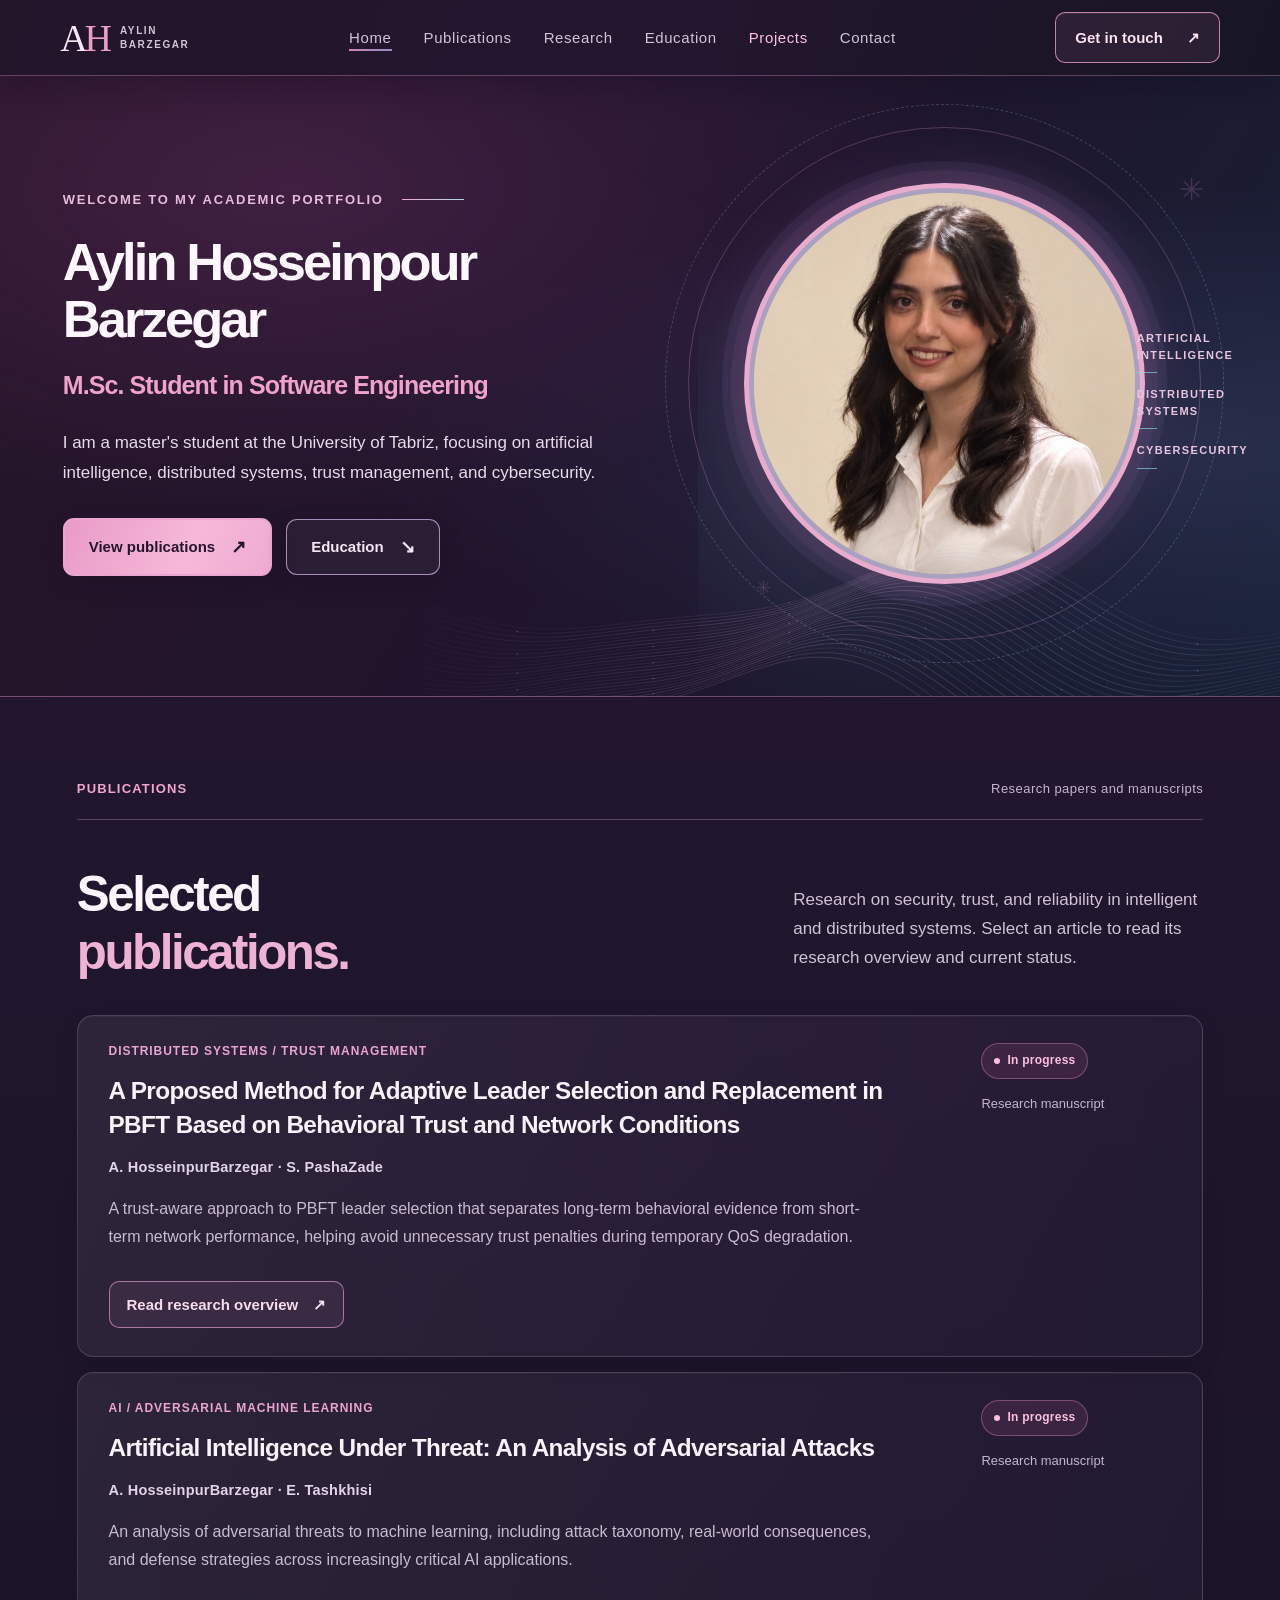
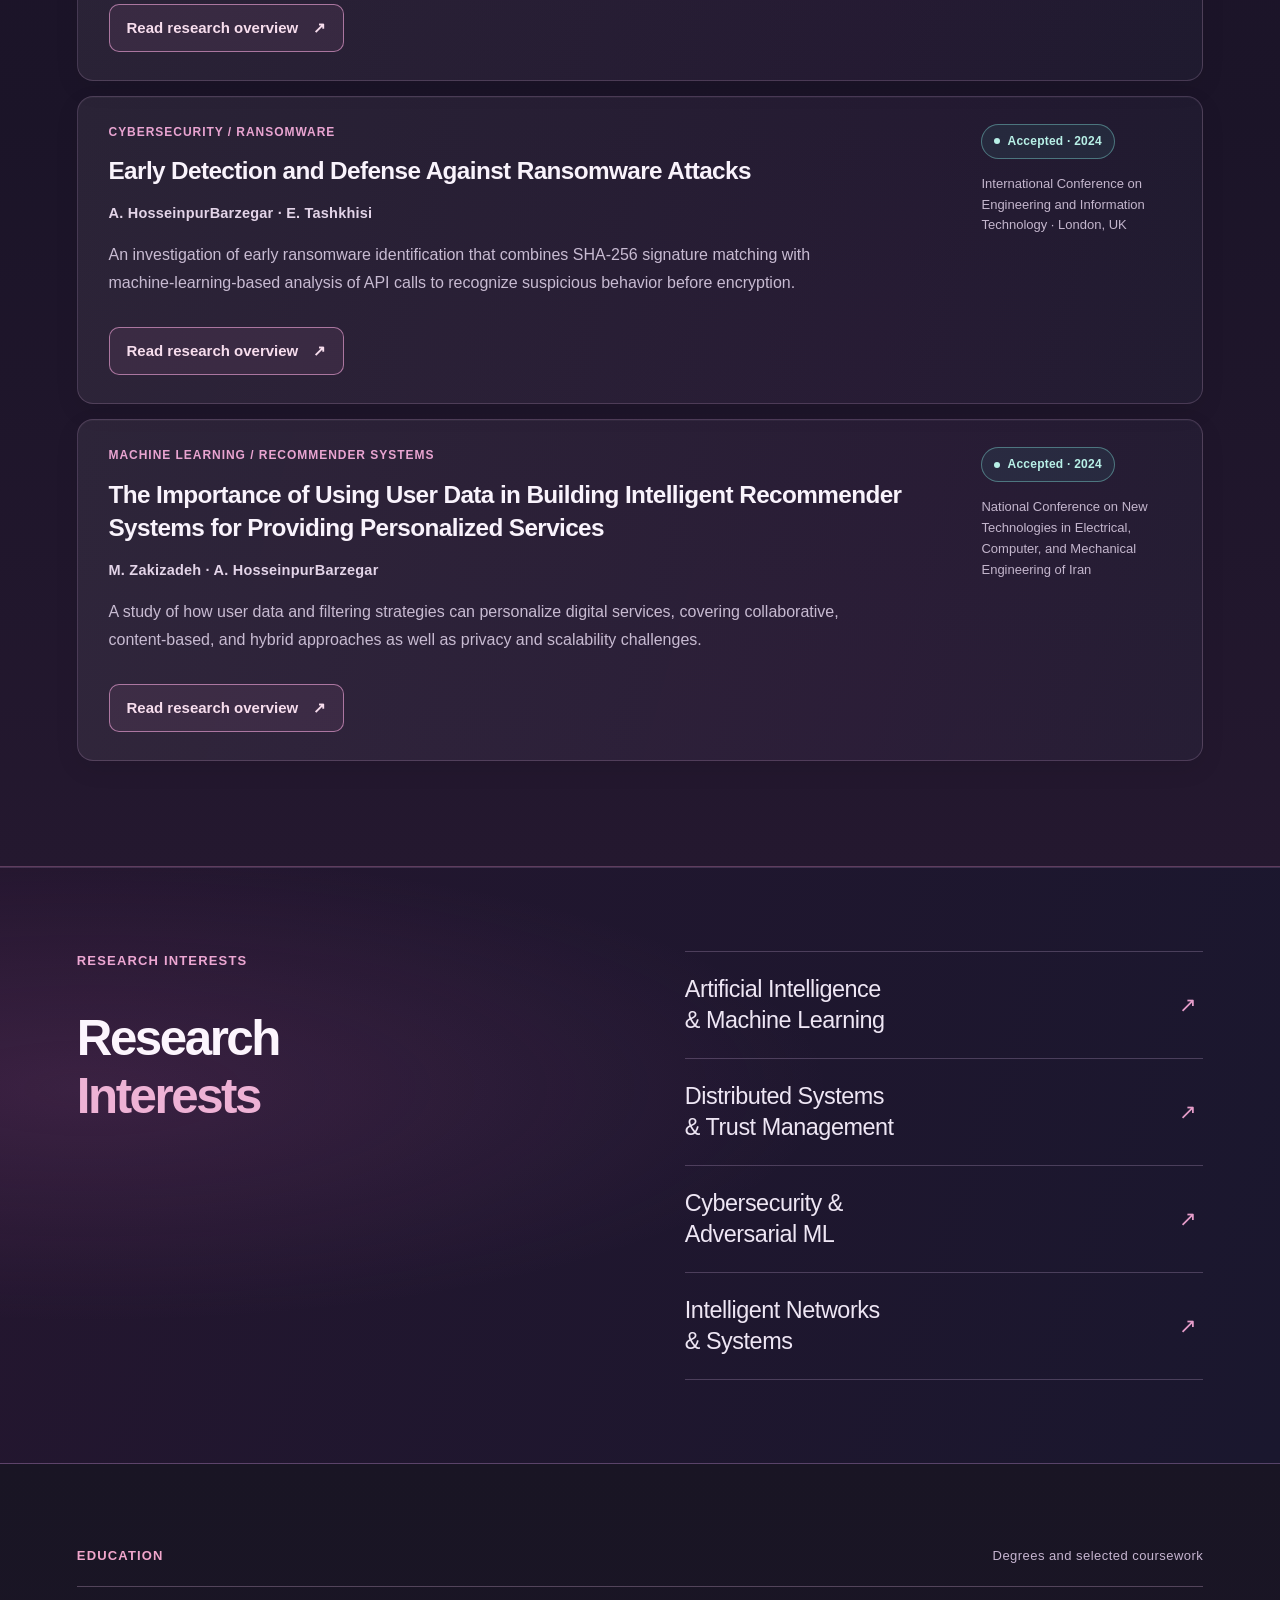
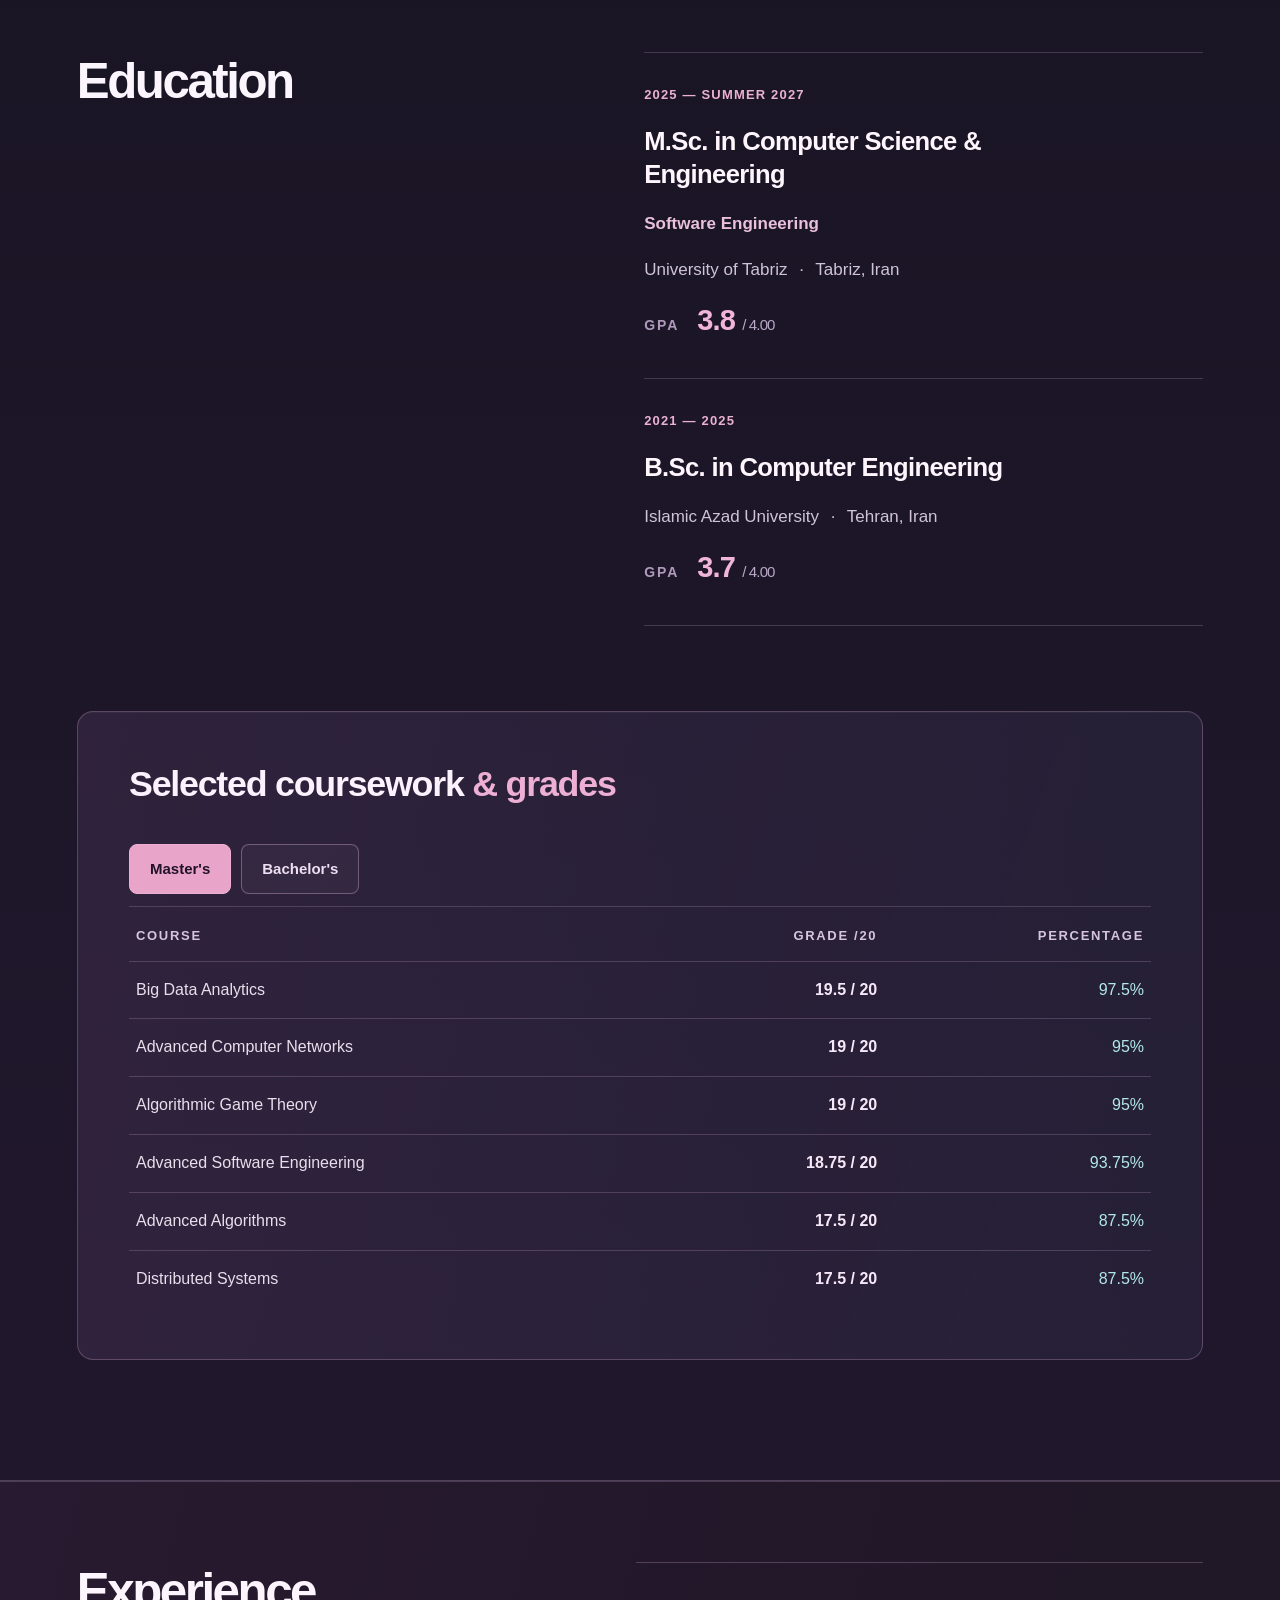
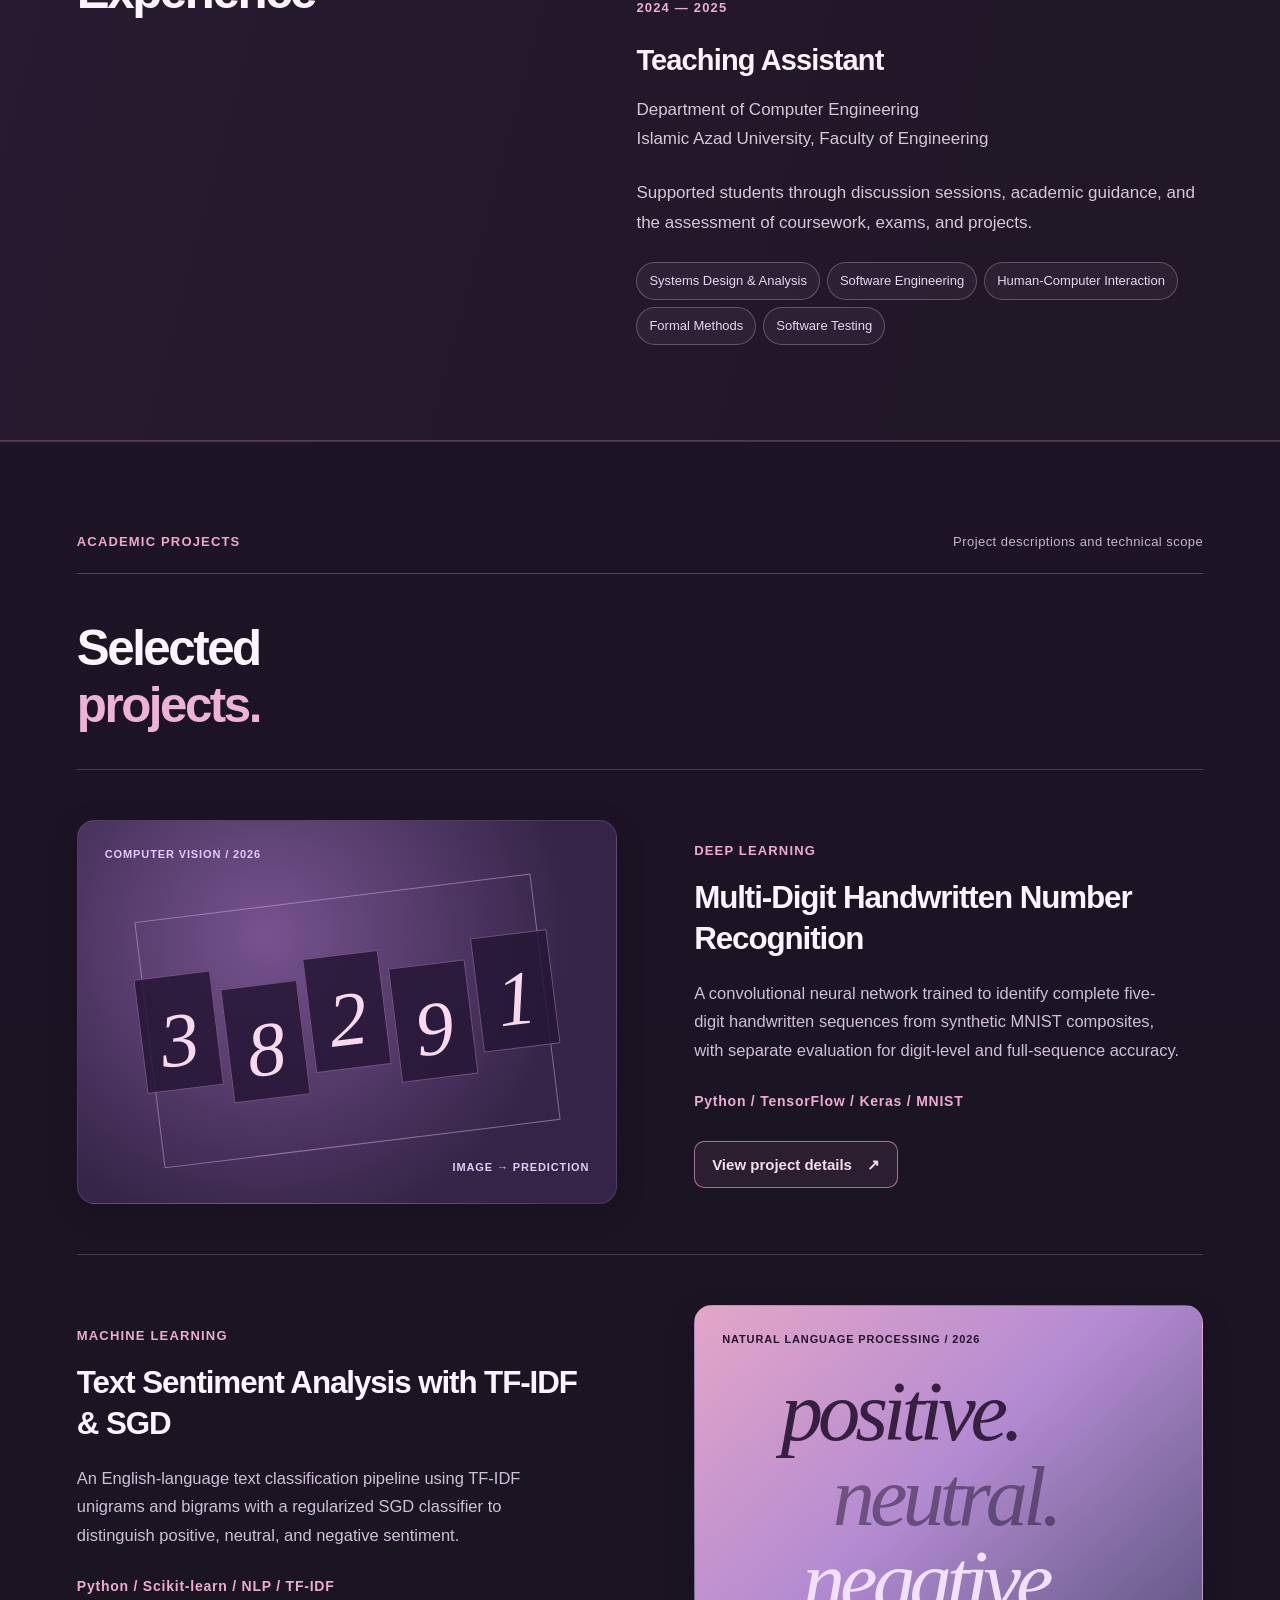
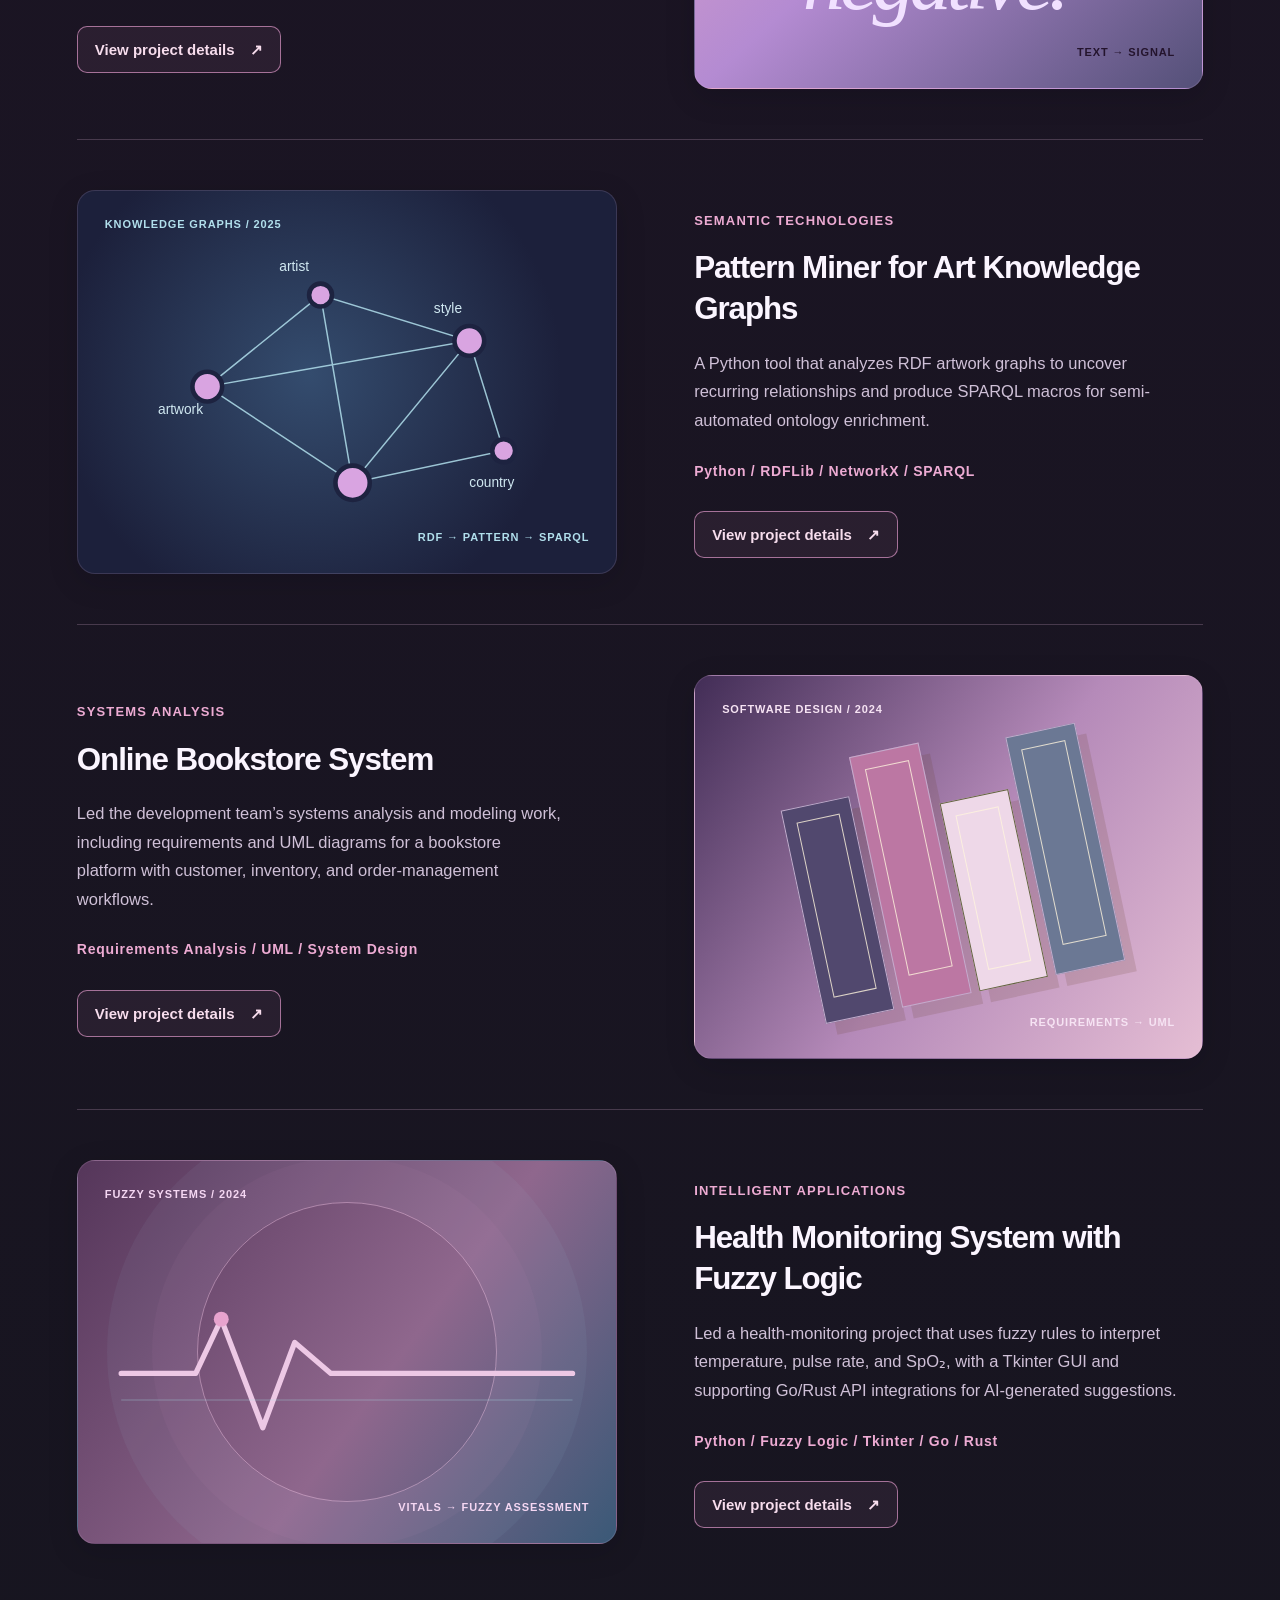
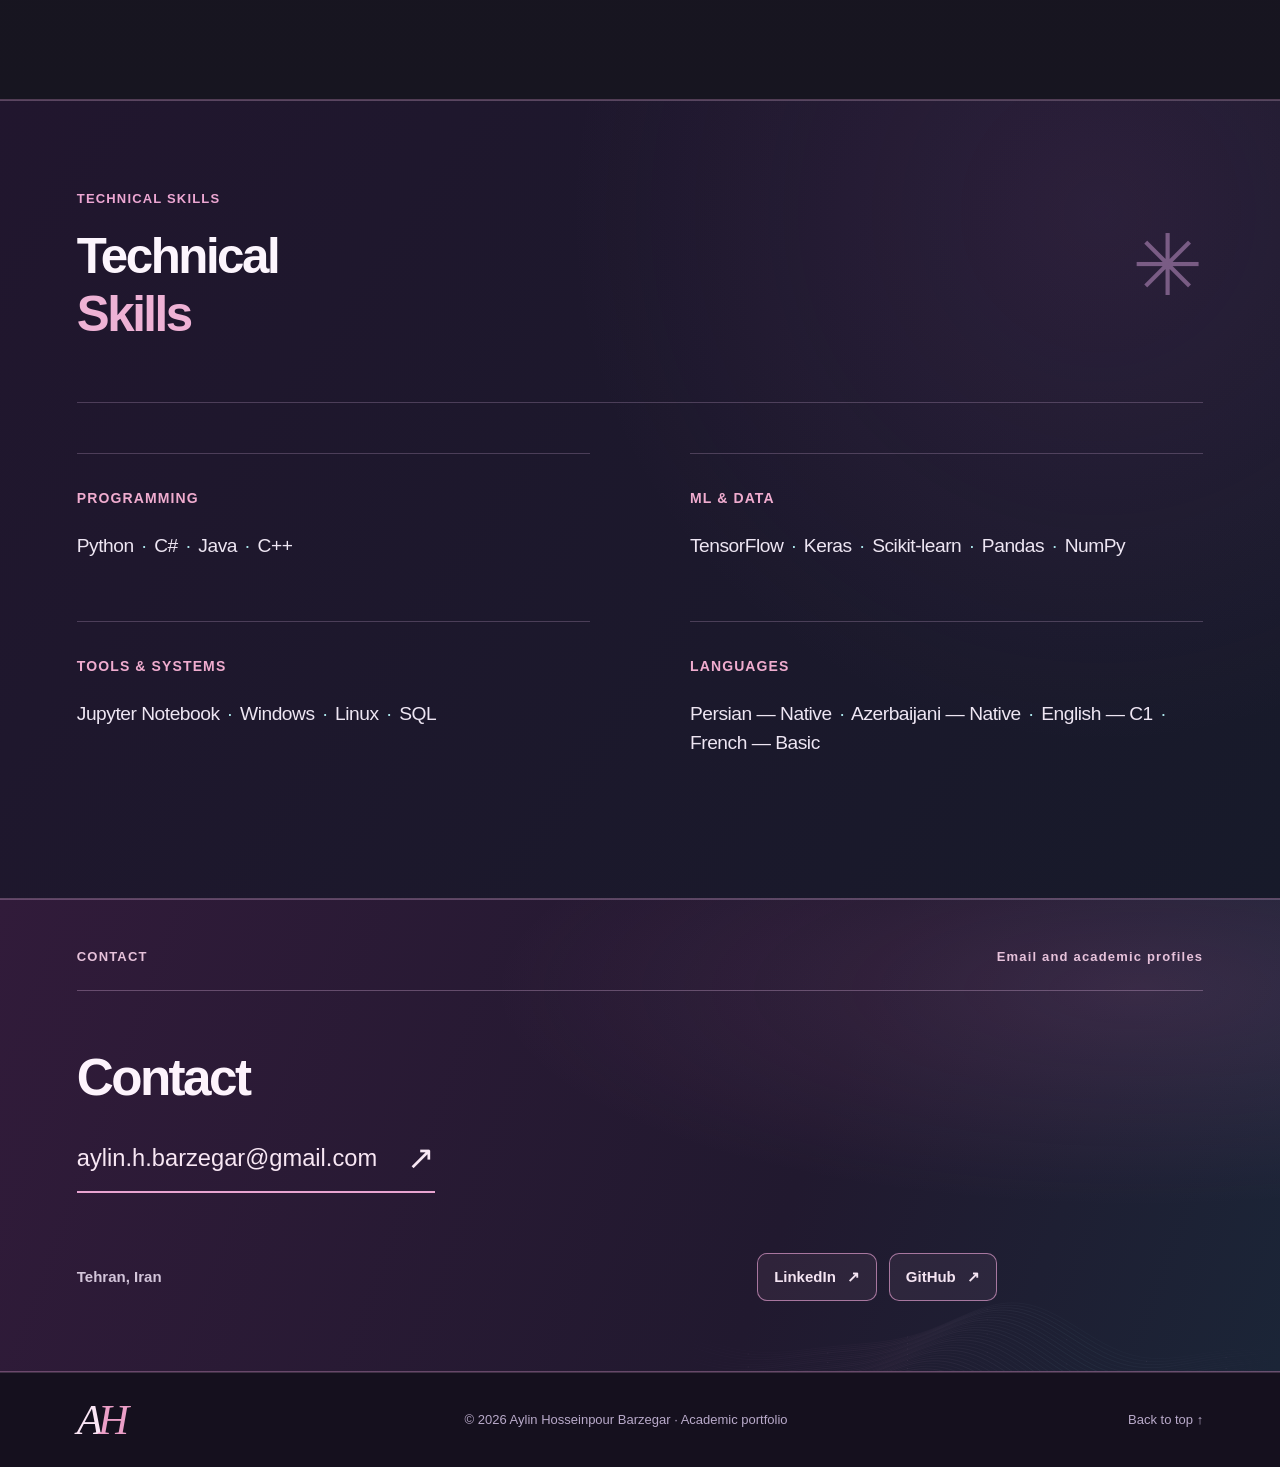
<file: Index.html>
<!DOCTYPE html>

<html lang="en">
<head>
<meta charset="utf-8"/>
<meta content="width=device-width, initial-scale=1" name="viewport"/>
<meta content="noindex, nofollow, noarchive" name="robots"/>
<meta content="noindex, nofollow, noarchive" name="googlebot"/>
<meta content="strict-origin-when-cross-origin" name="referrer"/>
<meta content="#24162f" name="theme-color"/>
<meta content="The academic portfolio of Aylin Hosseinpour Barzegar, a software engineering graduate student researching artificial intelligence, distributed systems, trust management, and cybersecurity." name="description"/>
<title>Aylin Hosseinpour Barzegar — Research &amp; Engineering</title>
<link href="[data-uri]" rel="icon" type="image/svg+xml"/>
<style>
/* Aylin Hosseinpour Barzegar | Academic Portfolio
   Readable, dependency-free styles. Responsive from desktop to mobile.
   Content: index.html | Interactions: assets/js/app.js
*/


/* ===== VARIABLES & GLOBAL RULES ===== */
:root {
  --forest: #12362f;
  --forest-2: #0c2d28;
  --paper: #f4f1ea;
  --paper-2: #ede9df;
  --ink: #25362e;
  --muted: #526158;
  --white: #fffdf8;
  --accent: #e87752;
  --accent-soft: #eac29b;
  --line: rgba(37,50,43,.22);
  --line-light: rgba(247,243,231,.22);
  --sans: Inter,"Avenir Next",Avenir,"Segoe UI",Arial,sans-serif;
  --serif: "Iowan Old Style","Baskerville","Palatino Linotype",Georgia,serif;
  --max: 1440px;
}
*,*::before,*::after {
  box-sizing: border-box;
}
html {
  scroll-behavior: smooth;
  scroll-padding-top: 90px;
}
body {
  margin: 0;
  background: var(--paper);
  color: var(--ink);
  font-family: var(--sans);
  -webkit-font-smoothing: antialiased;
  font-size: 16px;
  line-height: 1.65;
}
button,a {
  touch-action: manipulation;
}
button {
  font: inherit;
}
a {
  color: inherit;
  text-decoration: none;
}
a:focus-visible,button:focus-visible {
  outline: 3px solid var(--accent);
  outline-offset: 5px;
}
::selection {
  background: var(--accent);
  color: var(--forest);
}
[hidden] {
  display: none !important;
}
.sr-only {
  position: absolute;
  width: 1px;
  height: 1px;
  padding: 0;
  margin: -1px;
  overflow: hidden;
  clip: rect(0,0,0,0);
  white-space: nowrap;
  border: 0;
}
.skip-link {
  position: absolute;
  z-index: 1000;
  left: 10px;
  top: -100px;
  background: var(--white);
  color: var(--forest);
  padding: 12px 18px;
}
.skip-link:focus {
  top: 10px;
}

/* ===== NAVIGATION & HEADER ===== */
.site-header {
  height: 84px;
  display: flex;
  align-items: center;
  justify-content: space-between;
  padding: 0 clamp(23px,4.6vw,86px);
  background: var(--forest);
  color: var(--paper);
  position: relative;
  z-index: 30;
  border-bottom: 1px solid var(--line-light);
}
.brand {
  display: flex;
  align-items: center;
  gap: 15px;
  flex-shrink: 0;
}
.brand-mark,.footer-brand {
  font-family: var(--serif);
  font-style: italic;
  font-size: 64px;
  line-height: .85;
  letter-spacing: -7px;
}
.brand-mark span,.footer-brand span {
  color: var(--accent);
  margin-left: 1px;
}
.brand-name {
  font-size: 10px;
  line-height: 1.35;
  letter-spacing: 2.8px;
  font-weight: 700;
}
.main-nav {
  display: flex;
  align-items: center;
  gap: clamp(14px,2.2vw,38px);
  margin-left: 60px;
}
.main-nav a {
  font-size: 14px;
  letter-spacing: .04em;
  opacity: .9;
  transition: opacity .2s,color .2s;
  font-weight: 500;
}
.main-nav a:hover,.main-nav a.is-current {
  opacity: 1;
  color: var(--accent-soft);
}
.header-action {
  border: 1px solid rgba(249,243,230,.8);
  border-radius: 100px;
  padding: 12px 19px;
  display: flex;
  gap: 24px;
  font-size: 14px;
  font-weight: 600;
  white-space: nowrap;
  transition: background .2s;
  background: rgba(255,255,255,.06);
  min-height: 44px;
}
.header-action:hover {
  background: rgba(255,255,255,.1);
}
.header-action span {
  font-size: 15px;
}
.nav-toggle {
  display: none;
}

/* ===== INTRODUCTION & HERO ===== */
.hero {
  min-height: min(710px,calc(100svh - 84px));
  display: grid;
  grid-template-columns: 1fr 1fr;
  background: var(--forest);
  color: var(--paper);
}
.hero-copy {
  min-width: 0;
  padding: clamp(65px,7vw,110px) clamp(25px,4.6vw,86px) clamp(60px,6vw,85px);
  display: flex;
  flex-direction: column;
  align-items: flex-start;
  position: relative;
  z-index: 2;
  justify-content: center;
  gap: 0;
}
.hero-eyebrow,.overline,.section-id,.section-subnote,.pub-category,.degree-year,.project-count,.art-small,.art-artifact,.ta-period,.contact-top,.footer-brand {
  letter-spacing: .15em;
}
.intro-note {
  font-size: clamp(16px,1.6vw,23px);
  margin: 0 0 24px;
  font-family: var(--serif);
  font-style: normal;
  font-weight: 400;
  font: 600 12px/1.5 var(--sans);
  letter-spacing: .15em;
  text-transform: uppercase;
  color: var(--accent-soft);
}
.hero h1 {
  margin: 0;
  font-family: var(--serif);
  font-weight: 400;
  letter-spacing: -.052em;
  line-height: .91;
  font-size: clamp(72px,8.1vw,145px);
  font: 400 clamp(51px,5vw,91px)/1.06 var(--serif);
  max-width: 11ch;
  overflow-wrap: normal;
}
.hero h1 em,.section h2 em,.focus-section h2 em,.teaching-section h2 em,.skills-section h2 em,.contact-section h2 em {
  color: var(--accent);
  font-weight: 400;
  font-style: italic;
  letter-spacing: -.06em;
}
.hero-lede {
  max-width: 580px;
  font-size: clamp(16px,1.3vw,19px);
  line-height: 1.75;
  color: #e6e8df;
  margin: 28px 0 34px;
}
.hero-lede strong {
  color: var(--white);
  font-weight: 600;
}
.hero-buttons {
  display: flex;
  gap: 13px;
  align-items: center;
  flex-wrap: wrap;
}
.pill {
  display: inline-flex;
  align-items: center;
  gap: 16px;
  border-radius: 9px;
  padding: 12px 19px;
  font-size: 14px;
  font-weight: 650;
  border: 2px solid transparent;
  min-height: 48px;
  box-shadow: 0 3px 0 rgba(0,0,0,.12);
  cursor: pointer;
  transition: transform .2s ease,background .2s ease,border-color .2s ease,box-shadow .2s ease;
}
.pill-primary {
  background: #eea77e;
  color: #153b31;
  transition: background .25s,transform .25s;
}
.pill-primary:hover {
  background: #ffbf94;
  transform: translateY(-2px);
  box-shadow: 0 6px 16px rgba(0,0,0,.18);
}
.pill span {
  font-size: 18px;
}
.text-link {
  display: inline-flex;
  gap: 15px;
  align-items: center;
  border-bottom: 1px solid currentColor;
  padding-bottom: 6px;
  font-size: 12px;
  font-weight: 600;
}
.text-link-light {
  color: #e3e1d6;
}
.text-link:hover {
  color: var(--accent);
}
.hero-visual {
  min-height: 630px;
  position: relative;
  overflow: hidden;
  background: #d99b69;
  isolation: isolate;
}
.hero-visual::before {
  content: "";
  position: absolute;
  inset: 0;
  background: linear-gradient(136deg,rgba(255,232,184,.65),transparent 56%),linear-gradient(28deg,#bd654d 0%,#e4a36f 52%,#eabb86 100%);
  z-index: -3;
}
.hero-visual::after {
  content: "";
  position: absolute;
  inset: 0;
  background-image: url("data:image/svg+xml,%3Csvg viewBox='0 0 180 180' xmlns='http://www.w3.org/2000/svg'%3E%3Cfilter id='n'%3E%3CfeTurbulence type='fractalNoise' baseFrequency='.6' numOctaves='3' stitchTiles='stitch'/%3E%3C/filter%3E%3Crect width='100%25' height='100%25' filter='url(%23n)' opacity='.12'/%3E%3C/svg%3E");
  opacity: .27;
  pointer-events: none;
  z-index: 6;
}
.visual-grid {
  position: absolute;
  inset: 0;
  background-image: linear-gradient(rgba(68,48,38,.09) 1px,transparent 1px),linear-gradient(90deg,rgba(68,48,38,.09) 1px,transparent 1px);
  background-size: 64px 64px;
  mask-image: linear-gradient(to top,#000,transparent 90%);
}
.visual-disc {
  position: absolute;
  left: 18%;
  top: 15%;
  width: 80%;
  aspect-ratio: 1;
  border-radius: 50%;
  background: radial-gradient(circle at 30% 26%,#efc9a0 2%,#d59b6f 29%,#b45b44 75%,#7e382b 100%);
  border: 1px solid rgba(255,239,205,.6);
  box-shadow: -40px 50px 80px rgba(87,43,33,.25);
  transform: rotate(-15deg);
  overflow: hidden;
}
.disc-inner {
  position: absolute;
  inset: 11%;
  border-radius: 50%;
  border: 1px solid rgba(255,242,216,.45);
  box-shadow: 0 0 0 45px rgba(133,75,57,.055),0 0 0 90px rgba(133,75,57,.045);
}
.disc-line {
  position: absolute;
  width: 120%;
  height: 130%;
  border: 1px solid rgba(245,222,198,.42);
  border-radius: 50%;
  top: -20%;
}
.disc-line-a {
  left: 25%;
  transform: rotate(40deg);
}
.disc-line-b {
  right: 41%;
  transform: rotate(-23deg);
}
.visual-orbit {
  position: absolute;
  border: 1px solid rgba(87,55,46,.5);
  border-radius: 50%;
  transform: rotate(-26deg);
  z-index: 2;
  pointer-events: none;
}
.visual-orbit-one {
  width: 90%;
  height: 44%;
  left: -17%;
  top: 39%;
}
.visual-orbit-two {
  width: 108%;
  height: 60%;
  left: 13%;
  top: 24%;
  transform: rotate(30deg);
  border-color: rgba(255,239,215,.54);
}
.visual-large-text {
  position: absolute;
  left: 23%;
  top: 29%;
  font-family: var(--serif);
  font-style: italic;
  letter-spacing: -.17em;
  font-size: clamp(260px,30vw,600px);
  line-height: .9;
  color: #173b32;
  text-shadow: 16px 18px 0 rgba(234,181,125,.32);
  transform: rotate(-11deg);
  z-index: 3;
  pointer-events: none;
}
.visual-large-text span {
  color: #f2ddae;
}
.visual-cross {
  position: absolute;
  z-index: 4;
  color: #f9e5bb;
}
.visual-cross-one {
  top: 17%;
  left: 19%;
  font-size: 49px;
}
.visual-cross-two {
  bottom: 23%;
  right: 10%;
  font-size: 84px;
  color: var(--forest);
}

/* ===== SECTION HEADINGS & COMMON LAYOUT ===== */
.section {
  padding: 82px clamp(23px,6vw,115px) 105px;
  max-width: var(--max);
  margin: 0 auto;
}
.section-top {
  display: flex;
  justify-content: space-between;
  padding: 0 0 20px;
  border-bottom: 1px solid var(--line);
}
.section-id,.section-subnote {
  font-size: 12px;
  color: #526158;
  font-weight: 700;
}
.section-subnote {
  font-weight: 500;
}
.section-head {
  padding: 57px 0 43px;
}
.split-head {
  display: grid;
  grid-template-columns: 1.1fr .75fr;
  gap: 80px;
  align-items: end;
}
.overline {
  font-size: 10px;
  font-weight: 800;
  color: #b7c5b6;
  margin: 0 0 18px;
}
.accent-overline {
  color: #bc6a4c;
}
.section h2,.focus-section h2,.teaching-section h2,.skills-section h2 {
  font: 400 clamp(52px,5.7vw,83px)/1.07 var(--serif);
  letter-spacing: -.052em;
  margin: 0;
}
.section-intro {
  max-width: 410px;
  margin: 0 0 8px auto;
  font-size: 17px;
  line-height: 1.7;
  color: #4b5c51;
}

/* ===== PUBLICATIONS ===== */
.pub-list {
  border-top: 1px solid var(--line);
}
.pub-item {
  display: grid;
  grid-template-columns: 90px minmax(0,1fr) 185px;
  gap: 30px;
  padding: 34px 0 39px;
  border-bottom: 1px solid var(--line);
}
.pub-index {
  font-size: 13px;
  font-weight: 600;
  letter-spacing: .09em;
  display: flex;
  justify-content: space-between;
  padding-top: 7px;
  color: #ad6a55;
}
.pub-icon {
  font-size: 21px;
  color: #728076;
  opacity: .35;
}
.pub-category {
  color: #9c513b;
  font-size: 12px;
  font-weight: 700;
  margin: 0 0 13px;
}
.pub-body h3 {
  font: 400 clamp(26px,2.8vw,37px)/1.22 var(--serif);
  letter-spacing: -.026em;
  margin: 0 0 13px;
  max-width: 880px;
}
.pub-authors {
  font-size: 14px;
  color: #465c4b;
  font-weight: 600;
  letter-spacing: .015em;
}
.pub-summary {
  font-size: 16px;
  line-height: 1.8;
  color: #45594b;
  max-width: 770px;
  margin: 16px 0 22px;
}
.read-link,.project-more {
  border: 2px solid var(--forest);
  background: var(--forest);
  color: var(--white);
  padding: 11px 17px;
  border-bottom: 1px solid #235648;
  cursor: pointer;
  display: inline-flex;
  align-items: center;
  gap: 15px;
  font-size: 14px;
  font-weight: 650;
  padding-bottom: 6px;
  margin-top: 8px;
  transition: background .2s ease,color .2s ease,transform .2s ease;
  border-radius: 9px;
  min-height: 45px;
  box-shadow: 0 3px 0 rgba(0,0,0,.1);
}
.read-link:hover,.project-more:hover {
  gap: 15px;
  color: #fffdf8;
  background: #bf654a;
  border-color: #bf654a;
  transform: translateY(-2px);
}
.pub-meta {
  display: flex;
  flex-direction: column;
  align-items: flex-start;
  gap: 15px;
  padding-top: 1px;
  font-size: 13px;
  line-height: 1.6;
  color: #4c5a50;
}
.status {
  display: inline-flex;
  align-items: center;
  gap: 7px;
  letter-spacing: .02em;
  border-radius: 7px;
  padding: 8px 11px;
  font-size: 12px;
  font-weight: 700;
  white-space: nowrap;
}
.status-progress {
  background: #e9e1d5;
  color: #745b46;
}
.status-accepted {
  background: #dce9dc;
  color: #296149;
}
.status-dot {
  width: 6px;
  height: 6px;
  border-radius: 50%;
  background: currentColor;
}

/* ===== RESEARCH INTERESTS ===== */
.focus-section {
  background: var(--forest);
  color: var(--paper);
  display: grid;
  grid-template-columns: 1fr 1fr;
  min-height: 550px;
  padding: 83px max(clamp(23px,6vw,115px),calc((100vw - var(--max))/2 + 115px));
  gap: 7vw;
  overflow: hidden;
}
.focus-left {
  position: relative;
  display: flex;
  flex-direction: column;
}
.focus-section h2 {
  font-size: clamp(50px,5.6vw,81px);
  margin: 20px 0 20px;
}
.focus-left>p:not(.overline) {
  font-size: 15px;
  line-height: 1.9;
  color: #beccc0;
  max-width: 360px;
}
.focus-right {
  border-top: 1px solid var(--line-light);
}
.focus-row {
  display: grid;
  grid-template-columns: 32px 1fr 22px;
  gap: 14px;
  align-items: center;
  min-height: 117px;
  border-bottom: 1px solid var(--line-light);
}
.focus-row>span:first-child {
  font-size: 12px;
  color: var(--accent-soft);
  align-self: start;
  margin-top: 35px;
}
.focus-row h3 {
  font: 400 clamp(23px,2.3vw,31px)/1.26 var(--serif);
  letter-spacing: -.02em;
  margin: 0;
}
.focus-symbol {
  font-size: 21px;
  align-self: center;
  color: var(--accent);
  transition: transform .3s;
}
.focus-row:hover .focus-symbol {
  transform: translate(4px,-4px);
}

/* ===== EDUCATION ===== */
.education-section {
  padding-bottom: 120px;
}
.education-grid {
  display: grid;
  grid-template-columns: .9fr 1.1fr;
  gap: 110px;
  padding: 65px 0 85px;
}
.edu-right {
  border-top: 1px solid var(--line);
}
.degree {
  border-bottom: 1px solid var(--line);
  padding: 32px 0 40px;
  position: relative;
}
.degree-year {
  font-size: 12px;
  color: #9c513b;
  font-weight: 800;
}
.degree h3 {
  font: 400 clamp(27px,2.5vw,35px)/1.24 var(--serif);
  letter-spacing: -.025em;
  max-width: 450px;
  margin: 20px 0 9px;
}
.degree p {
  font-size: 16px;
  color: #4d5e52;
  line-height: 1.7;
}
.degree .degree-field {
  color: #234638;
  font-weight: 600;
}
.bullet-sep {
  padding: 0 7px;
}
.gpa {
  display: flex;
  align-items: baseline;
  gap: 18px;
  margin-top: 20px;
  font-size: 14px;
  color: #7d857b;
  letter-spacing: .14em;
  font-weight: 700;
}
.gpa strong {
  font: 400 35px var(--serif);
  color: var(--forest);
  letter-spacing: -.03em;
}
.gpa strong span {
  font: 400 15px var(--sans);
  color: #818980;
}

/* ===== COURSEWORK ===== */
.coursework {
  background: #e9ece6;
  padding: clamp(28px,4vw,55px);
  border: 1px solid #c8d1c7;
}
.coursework-heading {
  display: flex;
  justify-content: space-between;
  align-items: end;
  gap: 40px;
  margin-bottom: 38px;
}
.coursework-heading h3 {
  font: 400 clamp(32px,3.3vw,49px)/1.12 var(--serif);
  letter-spacing: -.035em;
  margin: 0;
}
.coursework-heading h3 span {
  font-style: italic;
  color: #b9674b;
}
.course-tabs {
  display: flex;
  gap: 10px;
  border-bottom: 1px solid #a8b8ad;
  padding-bottom: 12px;
}
.course-tab {
  cursor: pointer;
  border: 1.5px solid #b9c7ba;
  background: #fffdf8;
  color: #2f493b;
  padding: 11px 20px;
  font-weight: 650;
  font-size: 14px;
  display: flex;
  align-items: center;
  gap: 10px;
  position: relative;
  border-radius: 8px;
  min-height: 44px;
  transition: background .2s,color .2s;
}
.course-tab span {
  font-size: 10px;
  color: #b57860;
}
.course-tab.is-active {
  color: #fffdf8;
  background: var(--forest);
  border-color: var(--forest);
}
.course-tab.is-active::after {
  content: none;
  position: absolute;
  height: 2px;
  background: var(--accent);
  bottom: -1px;
  left: 0;
  right: 0;
}
.course-table {
  border-collapse: collapse;
  width: 100%;
  text-align: left;
}
.course-table thead {
  color: #405548;
  font-size: 12px;
  letter-spacing: .13em;
  text-transform: uppercase;
}
.course-table th {
  font-weight: 650;
  padding: 18px 7px 14px;
}
.course-table td {
  border-top: 1px solid #bacbbd;
  padding: 16px 7px;
  font-size: 15px;
  line-height: 1.45;
}
.course-table th:nth-child(2),.course-table th:nth-child(3),.course-table td:nth-child(2),.course-table td:nth-child(3) {
  text-align: right;
  white-space: nowrap;
}
.course-table td:nth-child(2) {
  font-weight: 700;
  color: var(--forest);
}
.course-table td:nth-child(3) {
  color: #b56e52;
}

/* ===== ACADEMIC EXPERIENCE ===== */
.teaching-section {
  padding: 80px clamp(23px,6vw,115px) 95px;
  display: grid;
  grid-template-columns: .4fr 1fr 1fr;
  gap: 50px;
  background: #e2e8e1;
}
.teaching-number {
  font: 400 54px/1 var(--serif);
  color: var(--accent);
  line-height: .8;
}
.teaching-section .overline {
  color: #b66a50;
}
.teaching-section h2 {
  font-size: clamp(50px,5.4vw,76px);
}
.teaching-details {
  border-top: 1px solid #bac0b4;
  padding-top: 22px;
}
.teaching-details .ta-period {
  font-size: 11px;
  color: #b66a50;
  font-weight: 700;
}
.teaching-details h3 {
  font: 400 33px/1.2 var(--serif);
  letter-spacing: -.03em;
  margin: 25px 0 10px;
}
.teaching-details>p {
  font-size: 15px;
  line-height: 1.75;
  color: #46594c;
}
.teaching-details .teaching-support {
  font-size: 16px;
  color: #2c4034;
  margin: 25px 0;
}
.teaching-courses {
  display: flex;
  flex-wrap: wrap;
  gap: 7px;
}
.teaching-courses span {
  border: 1px solid #b3baae;
  border-radius: 100px;
  padding: 7px 12px;
  font-size: 12px;
  color: #3a5142;
  background: rgba(255,255,255,.4);
}

/* ===== PROJECTS ===== */
.projects-section {
  padding-top: 90px;
}
.project-list {
  border-top: 1px solid var(--line);
}
.project-entry {
  display: grid;
  grid-template-columns: 1.03fr .97fr;
  gap: clamp(40px,6vw,105px);
  padding: 50px 0;
  border-bottom: 1px solid var(--line);
  align-items: center;
}
.project-entry-reverse .project-art {
  grid-column: 2;
  grid-row: 1;
}
.project-entry-reverse .project-info {
  grid-column: 1;
  grid-row: 1;
}
.project-art {
  height: clamp(295px,30vw,440px);
  position: relative;
  overflow: hidden;
  display: flex;
  align-items: center;
  justify-content: center;
  isolation: isolate;
}
.project-art .art-small,.project-art .art-artifact {
  position: absolute;
  z-index: 4;
  color: inherit;
  font-size: 9px;
  font-weight: 700;
}
.art-small {
  top: 25px;
  left: 27px;
}
.art-artifact {
  bottom: 27px;
  right: 27px;
}
.project-info .project-count {
  color: #9c513b;
  font-size: 12px;
  font-weight: 700;
}
.project-info h3 {
  font: 400 clamp(32px,3.4vw,48px)/1.16 var(--serif);
  letter-spacing: -.035em;
  margin: 14px 0 19px;
  max-width: 510px;
}
.project-info>p:not(.project-tech) {
  font-size: 16px;
  line-height: 1.8;
  color: #435747;
  max-width: 485px;
}
.project-info .project-tech {
  font-size: 13px;
  letter-spacing: .055em;
  font-weight: 700;
  color: #93513c;
  margin: 25px 0 18px;
}
.project-more {
  margin-top: 10px;
}
.art-digits {
  background: #d8d8c3;
  color: #304b3b;
}
.art-digits::before {
  content: "";
  position: absolute;
  width: 74%;
  height: 65%;
  border: 1px solid #718475;
  transform: rotate(-7deg);
  left: 13%;
  top: 20%;
}
.digits-art {
  display: flex;
  align-items: center;
  justify-content: center;
  gap: 8px;
  z-index: 2;
  transform: rotate(-7deg);
}
.digits-art span {
  display: grid;
  place-items: center;
  font-family: var(--serif);
  font-style: italic;
  font-size: clamp(50px,6vw,93px);
  background: var(--forest);
  color: #f0dfbb;
  width: clamp(57px,6vw,85px);
  height: clamp(85px,9vw,136px);
  border: 1px solid #516f61;
}
.digits-art span:nth-child(even) {
  transform: translateY(20px);
}
.art-sentiment {
  background: #eac7ae;
  color: #563b32;
}
.sentiment-typography {
  font: italic 400 clamp(52px,6.6vw,93px)/1 var(--serif);
  letter-spacing: -.06em;
  display: flex;
  flex-direction: column;
  position: relative;
  left: -15px;
}
.sentiment-typography span:first-child {
  color: #1f4c3b;
  transform: translateX(-22px);
}
.sentiment-typography span:nth-child(2) {
  opacity: .5;
  transform: translateX(30px);
}
.sentiment-typography span:last-child {
  color: #a64e42;
}
.art-graph {
  background: #12362f;
  color: #d6e3d3;
}
.art-graph svg {
  width: 85%;
  max-height: 80%;
}
.art-books {
  background: #dfc999;
  color: #493f35;
}
.books-art {
  display: flex;
  gap: 8px;
  align-items: flex-end;
  transform: rotate(-12deg);
}
.books-art span {
  display: block;
  width: clamp(58px,5.5vw,85px);
  height: clamp(150px,17vw,240px);
  background: #245345;
  box-shadow: 9px 13px 0 rgba(98,66,39,.16);
  border: 1px solid #eee1bd;
}
.books-art span:nth-child(2) {
  height: clamp(180px,20vw,265px);
  background: #8e4936;
}
.books-art span:nth-child(3) {
  height: clamp(133px,15vw,205px);
  background: #f0e2bb;
  border-color: #656442;
}
.books-art span:nth-child(4) {
  height: clamp(167px,19vw,253px);
  background: #b7754c;
}
.books-art span::after {
  content: "";
  display: block;
  border: 1px solid rgba(255,245,222,.8);
  height: 83%;
  margin: 14px 12px;
}
.art-health {
  background: #bb7256;
  color: #fff5df;
}
.art-health::before {
  content: "";
  position: absolute;
  width: 300px;
  height: 300px;
  border: 1px solid rgba(255,242,217,.5);
  border-radius: 50%;
  box-shadow: 0 0 0 45px rgba(255,242,217,.07),0 0 0 90px rgba(255,242,217,.06);
}
.art-health svg {
  position: relative;
  width: 85%;
  z-index: 2;
}

/* ===== TECHNICAL SKILLS ===== */
.skills-section {
  padding: 88px clamp(23px,6vw,115px) 70px;
  background: var(--forest);
  color: var(--paper);
}
.skills-head {
  display: flex;
  justify-content: space-between;
  align-items: center;
  padding-bottom: 60px;
  border-bottom: 1px solid var(--line-light);
}
.skills-section h2 {
  font-size: clamp(53px,5.7vw,80px);
}
.skills-star {
  font-size: 85px;
  line-height: 1;
  color: var(--accent);
  opacity: .6;
}
.skills-categories {
  display: grid;
  grid-template-columns: 1fr 1fr;
  gap: 40px 100px;
  padding: 50px 0;
}
.skill-category {
  border-top: 1px solid var(--line-light);
  padding-top: 19px;
}
.skill-category h3 {
  font-size: 13px;
  font-weight: 700;
  letter-spacing: .12em;
  text-transform: uppercase;
  color: #efaa86;
}
.skill-category p {
  font: 400 clamp(20px,1.9vw,26px)/1.58 var(--serif);
  letter-spacing: -.025em;
  color: #f3f1e9;
  margin: 20px 0;
}
.skill-category p span {
  color: var(--accent);
  padding: 0 3px;
}

/* ===== CONTACT ===== */
.contact-section {
  background: #dfb696;
  color: var(--forest);
  padding: 47px clamp(23px,6vw,115px) 70px;
  position: relative;
  overflow: hidden;
}
.contact-top {
  display: flex;
  justify-content: space-between;
  font-size: 12px;
  font-weight: 800;
  border-bottom: 1px solid rgba(27,65,48,.35);
  padding-bottom: 23px;
  position: relative;
  z-index: 2;
}
.contact-body {
  padding-top: 57px;
  position: relative;
  z-index: 2;
}
.contact-section h2 {
  font: 400 clamp(56px,7vw,105px)/1.1 var(--serif);
  letter-spacing: -.045em;
  margin: 0 0 27px;
}
.contact-section h2 em {
  color: #a54837;
}
.contact-email {
  display: inline-flex;
  align-items: center;
  gap: 30px;
  border-bottom: 2px solid var(--forest);
  font-size: clamp(17px,2vw,27px);
  font-weight: 500;
  padding-bottom: 10px;
  line-height: 1.4;
  text-underline-offset: 6px;
}
.contact-email span {
  font-size: 33px;
}
.contact-bottom {
  display: flex;
  justify-content: space-between;
  max-width: 920px;
  margin-top: 60px;
  font-size: 15px;
  font-weight: 600;
  align-items: center;
  gap: 15px;
}
.contact-bottom a {
  border-bottom: 1px solid var(--forest);
  padding-bottom: 6px;
  border: 2px solid var(--forest);
  padding: 10px 18px;
  background: rgba(255,255,255,.3);
  border-radius: 8px;
  min-height: 44px;
  display: inline-flex;
  align-items: center;
  gap: 7px;
  font-size: 14px;
  transition: background .2s ease,color .2s ease,transform .2s ease;
}
.contact-bottom a span {
  margin-left: 4px;
}

/* ===== FOOTER ===== */
.site-footer {
  background: #102c27;
  color: #cdd9cd;
  display: flex;
  align-items: center;
  justify-content: space-between;
  padding: 23px clamp(23px,6vw,115px);
  gap: 20px;
}
.site-footer .footer-brand {
  font-size: 43px;
  letter-spacing: -5px;
}
.site-footer p,.site-footer>a:last-child {
  font-size: 13px;
}
.site-footer>a:last-child:hover {
  color: var(--accent);
}

/* ===== DIALOG & INTERACTIONS ===== */
.detail-dialog {
  border: none;
  padding: 0;
  max-width: min(660px,calc(100vw - 30px));
  max-height: min(87vh,850px);
  width: 100%;
  border-radius: 2px;
  background: var(--paper);
  color: var(--forest);
  box-shadow: 0 20px 90px rgba(0,0,0,.28);
}
.detail-dialog::backdrop {
  background: rgba(10,30,25,.77);
  backdrop-filter: blur(6px);
}
.dialog-head {
  display: flex;
  align-items: center;
  justify-content: space-between;
  padding: 24px 33px;
  border-bottom: 1px solid var(--line);
  background: var(--paper);
  position: sticky;
  top: 0;
  z-index: 3;
}
.dialog-tag {
  font-size: 11px;
  font-weight: 800;
  letter-spacing: .14em;
  color: #bc6c4e;
}
.dialog-close {
  background: #e5e9e1;
  border: 1px solid var(--line);
  width: 44px;
  height: 44px;
  border-radius: 50%;
  cursor: pointer;
  font-size: 17px;
}
.dialog-close:hover {
  background: #e6ddd1;
}
.dialog-scroll {
  overflow-y: auto;
  padding: 28px clamp(22px,5vw,45px) 45px;
  max-height: calc(87vh - 85px);
}
.dialog-scroll h2 {
  font: 400 clamp(30px,3.7vw,46px)/1.18 var(--serif);
  letter-spacing: -.045em;
  margin: 0 0 20px;
}
.dialog-scroll h3 {
  font-size: 13px;
  letter-spacing: .12em;
  text-transform: uppercase;
  margin: 26px 0 12px;
  color: #ad5e45;
  font-weight: 700;
}
.dialog-scroll p {
  font-size: 16px;
  line-height: 1.8;
  color: #415748;
}
.dialog-scroll .dialog-subtitle {
  font-weight: 700;
  color: #a9674e;
  font-size: 14px;
}
.dialog-scroll ul {
  padding-left: 19px;
  color: #415748;
  font-size: 15px;
  line-height: 1.78;
}
.dialog-scroll li {
  margin-bottom: 6px;
}
.dialog-scroll .dialog-note {
  border-top: 1px solid var(--line);
  margin-top: 25px;
  padding-top: 17px;
  font-size: 13px;
  font-style: italic;
}
.reveal {
  opacity: 1;
  transform: none;
  transition: opacity .6s ease,transform .6s ease;
}
.reveal.is-visible {
  opacity: 1;
  transform: none;
}

/* ===== @media (max-width:1150px) ===== */
@media (max-width:1150px) {
  .site-header {
    padding: 0 35px;
  }
  .main-nav {
    margin-left: 15px;
    gap: 18px;
  }
  .hero-copy {
    padding-left: 45px;
    padding-right: 38px;
  }
  .hero h1 {
    font-size: clamp(52px,6.7vw,76px);
  }
  .hero-visual {
    min-height: 575px;
  }
  .section,.teaching-section,.skills-section,.contact-section {
    padding-left: 55px;
    padding-right: 55px;
  }
  .focus-section {
    padding-left: 55px;
    padding-right: 55px;
  }
  .teaching-section {
    grid-template-columns: 130px 1fr 1fr;
    gap: 25px;
  }
  .pub-item {
    grid-template-columns: 62px 1fr 150px;
    gap: 18px;
  }
}

/* ===== @media (max-width:850px) ===== */
@media (max-width:850px) {
  .site-header {
    height: 72px;
  }
  .header-action {
    display: none;
  }
  .nav-toggle {
    display: flex;
    flex-direction: column;
    justify-content: center;
    gap: 6px;
    border: 1px solid var(--line-light);
    border-radius: 50%;
    background: transparent;
    width: 42px;
    height: 42px;
    align-items: center;
    cursor: pointer;
  }
  .nav-toggle span {
    width: 17px;
    height: 1px;
    background: var(--paper);
    transition: transform .25s;
  }
  .nav-toggle[aria-expanded=true] span:first-child {
    transform: translateY(3.5px) rotate(45deg);
  }
  .nav-toggle[aria-expanded=true] span:last-child {
    transform: translateY(-3.5px) rotate(-45deg);
  }
  .main-nav {
    display: none;
    position: absolute;
    top: 72px;
    left: 0;
    right: 0;
    background: var(--forest);
    padding: 16px 30px 30px;
    margin: 0;
    border-bottom: 1px solid var(--line-light);
    box-shadow: 0 15px 20px rgba(0,0,0,.16);
  }
  .main-nav.is-open {
    display: flex;
    flex-direction: column;
    align-items: flex-start;
    gap: 0;
  }
  .main-nav a {
    font-size: 17px;
    width: 100%;
    padding: 13px 0;
    border-bottom: 1px solid var(--line-light);
  }
  .hero {
    grid-template-columns: 1fr;
    min-height: auto;
  }
  .hero-copy {
    min-height: auto;
    padding: 72px 45px 76px;
  }
  .hero h1 {
    font-size: clamp(52px,9.5vw,78px);
  }
  .hero-visual {
    min-height: 390px;
    max-height: 500px;
  }
  .visual-large-text {
    font-size: 500px;
    left: 28%;
    top: 19%;
  }
  .visual-disc {
    width: 67%;
    left: 24%;
    top: 2%;
  }
  .split-head {
    gap: 25px;
    grid-template-columns: 1fr 1fr;
  }
  .pub-item {
    grid-template-columns: 50px 1fr;
    gap: 12px;
  }
  .pub-meta {
    grid-column: 2;
    flex-direction: row;
    align-items: center;
    gap: 20px;
    flex-wrap: wrap;
  }
  .focus-section {
    grid-template-columns: 1fr;
    gap: 60px;
    min-height: 0;
  }
  .focus-left>p:not(.overline) {
    max-width: 550px;
  }
  .education-grid {
    grid-template-columns: 1fr;
    gap: 35px;
  }
  .teaching-section {
    grid-template-columns: 1fr 1fr;
  }
  .teaching-number {
    grid-column: 1/-1;
  }
  .teaching-details {
    padding-top: 35px;
  }
  .project-entry {
    grid-template-columns: 1fr 1fr;
    gap: 30px;
  }
  .project-art {
    height: 320px;
  }
  .project-info h3 {
    font-size: 43px;
  }
  .skills-categories {
    gap: 30px;
  }
}

/* ===== @media (max-width:600px) ===== */
@media (max-width:600px) {
  html {
    scroll-padding-top: 75px;
  }
  .site-header {
    padding: 0 21px;
  }
  .brand-mark {
    font-size: 54px;
  }
  .brand-name {
    font-size: 9px;
  }
  .hero-copy {
    padding: 61px 25px 70px;
    min-height: auto;
  }
  .intro-note {
    margin-top: 58px;
    margin: 0 0 18px;
    font-size: 11px;
  }
  .hero h1 {
    font-size: clamp(47px,10vw,64px);
    letter-spacing: -.055em;
  }
  .hero-lede {
    font-size: 16px;
    line-height: 1.75;
  }
  .hero-buttons {
    gap: 20px;
  }
  .hero-visual {
    min-height: 330px;
    height: 350px;
  }
  .visual-disc {
    width: 85%;
    left: 20%;
    top: 5%;
  }
  .visual-large-text {
    font-size: 340px;
    top: 20%;
    left: 21%;
  }
  .visual-cross-one {
    font-size: 30px;
  }
  .visual-cross-two {
    font-size: 50px;
  }
  .section {
    padding: 61px 25px 77px;
  }
  .section-top {
    gap: 12px;
    padding-bottom: 21px;
  }
  .section-id,.section-subnote {
    font-size: 11px;
  }
  .section-subnote {
    text-align: right;
  }
  .section-head {
    padding: 55px 0 30px;
  }
  .split-head {
    display: block;
  }
  .section h2,.focus-section h2,.skills-section h2 {
    font-size: clamp(44px,10vw,60px);
  }
  .section-intro {
    margin: 25px 0 0;
    font-size: 16px;
    max-width: 450px;
  }
  .pub-item {
    display: block;
    padding: 30px 0;
  }
  .pub-index {
    display: block;
    margin-bottom: 14px;
  }
  .pub-icon {
    display: none;
  }
  .pub-body h3 {
    font-size: clamp(26px,6.7vw,33px);
  }
  .pub-category {
    font-size: 11px;
  }
  .pub-summary {
    font-size: 16px;
  }
  .pub-meta {
    padding-top: 22px;
    flex-wrap: wrap;
    display: flex;
    font-size: 12px;
  }
  .pub-meta>span:last-child {
    max-width: 100%;
  }
  .focus-section {
    padding: 70px 25px 73px;
    gap: 35px;
  }
  .focus-section h2 {
    margin: 25px 0;
  }
  .focus-row {
    min-height: 119px;
  }
  .focus-row h3 {
    font-size: 25px;
  }
  .education-grid {
    padding: 50px 0 65px;
    gap: 30px;
  }
  .degree h3 {
    font-size: 29px;
  }
  .coursework {
    padding: 23px 15px;
  }
  .coursework-heading {
    display: block;
    margin-bottom: 20px;
  }
  .coursework-heading h3 {
    font-size: clamp(30px,8vw,40px);
  }
  .course-table th,.course-table td {
    font-size: 12px;
    padding: 13px 6px;
  }
  .course-table th {
    font-size: 11px;
  }
  .course-table td:first-child {
    width: 57%;
  }
  .course-table th:nth-child(2),.course-table td:nth-child(2) {
    width: 23%;
  }
  .course-table th:nth-child(3),.course-table td:nth-child(3) {
    width: 20%;
  }
  .course-tab {
    font-size: 13px;
  }
  .teaching-section {
    display: block;
    padding: 61px 25px 72px;
  }
  .teaching-number {
    margin-bottom: 45px;
  }
  .teaching-section h2 {
    font-size: 54px;
    margin-bottom: 32px;
  }
  .project-entry,.project-entry-reverse {
    display: flex;
    flex-direction: column;
    gap: 28px;
    align-items: stretch;
    padding: 35px 0 45px;
  }
  .project-art {
    width: 100%;
    height: 300px;
  }
  .project-info h3 {
    font-size: clamp(31px,8.3vw,41px);
  }
  .project-info>p:not(.project-tech) {
    font-size: 16px;
  }
  .art-digits .digits-art span {
    font-size: 54px;
    width: 51px;
    height: 89px;
  }
  .sentiment-typography {
    font-size: 60px;
  }
  .skills-section {
    padding: 70px 25px 53px;
  }
  .skills-head {
    padding-bottom: 35px;
  }
  .skills-star {
    font-size: 70px;
  }
  .skills-categories {
    display: block;
    padding: 20px 0;
  }
  .skill-category {
    margin-bottom: 30px;
  }
  .skill-category p {
    font-size: 22px;
  }
  .contact-section {
    padding: 35px 25px 54px;
  }
  .contact-top {
    gap: 25px;
    font-size: 9px;
  }
  .contact-top span:last-child {
    text-align: right;
  }
  .contact-body {
    padding-top: 75px;
  }
  .contact-section h2 {
    font-size: clamp(54px,12vw,70px);
    margin-top: 6px;
    margin: 0 0 22px;
  }
  .contact-email {
    font-size: clamp(16px,4.2vw,21px);
    gap: 10px;
  }
  .contact-email span {
    font-size: 24px;
  }
  .contact-bottom {
    margin-top: 52px;
    align-items: flex-start;
    flex-direction: column;
    gap: 22px;
  }
  .site-footer {
    padding: 25px;
    gap: 15px;
  }
  .site-footer p {
    line-height: 1.5;
    font-size: 12px;
  }
  .site-footer>a:last-child {
    font-size: 10px;
    white-space: nowrap;
  }
}

/* ===== @media (max-width:365px) ===== */
@media (max-width:365px) {
  .hero h1 {
    font-size: 43px;
  }
  .hero-copy {
    padding-left: 20px;
    padding-right: 20px;
  }
  .hero-buttons {
    gap: 18px;
  }
  .pill {
    padding: 11px 13px;
    font-size: 13px;
    gap: 8px;
  }
  .text-link {
    font-size: 11px;
  }
  .visual-large-text {
    font-size: 290px;
  }
  .course-table td {
    font-size: 10px;
  }
  .course-table th {
    font-size: 8px;
  }
}

/* ===== @media (prefers-reduced-motion:reduce) ===== */
@media (prefers-reduced-motion:reduce) {
  html {
    scroll-behavior: auto;
  }
  *,*::before,*::after {
    animation-duration: .01ms !important;
    transition-duration: .01ms !important;
  }
  .reveal {
    opacity: 1;
    transform: none;
  }
}

/* ===== @media print ===== */
@media print {
  .site-header,.hero-visual,.nav-toggle,.header-action,.project-art,.read-link,.project-more,.contact-section,.site-footer,.detail-dialog {
    display: none !important;
  }
  .hero {
    display: block;
    color: #111;
    background: white;
    min-height: auto;
  }
  .hero-copy {
    padding: 15px;
    min-height: auto;
  }
  .hero h1 {
    font-size: 60px;
  }
  .hero-lede {
    color: #333;
  }
  .hero-buttons,.hero-foot,.hero-eyebrow {
    display: none;
  }
  .about-band,.section,.focus-section,.skills-section,.teaching-section {
    display: block;
    padding: 15px;
    background: #fff;
    color: #111;
  }
  .pub-item,.project-entry {
    display: block;
    break-inside: avoid;
  }
  .section h2,.focus-section h2,.teaching-section h2,.skills-section h2 {
    font-size: 50px;
  }
  .reveal {
    opacity: 1;
    transform: none;
  }
}
/* ======================================================================
   CIRCULAR PORTRAIT EDITION — PORTFOLIO REFINEMENTS
   Update colors in :root above. Original academic content remains intact.
   ====================================================================== */

:root {
  --forest: #112c25;
  --forest-2: #0c251f;
  --paper: #f7f3eb;
  --paper-2: #ece8dd;
  --ink: #20352d;
  --muted: #4e6155;
  --white: #fffaf1;
  --accent: #c58165;
  --accent-soft: #edb99b;
}
body { background: var(--paper); font-size: 17px; }

/* Header: slim dark-green navigation inspired by the selected mockup. */
.site-header {
  height: 76px;
  background: #102a23;
  border-bottom: 1px solid rgba(247,233,218,.28);
  padding-inline: clamp(22px,4.7vw,74px);
}
.brand { gap: 11px; }
.brand-mark {
  color: #f8eee0;
  font: 400 38px/1 var(--serif);
  letter-spacing: -.08em;
  font-style: normal;
}
.brand-mark span,.footer-brand span { color: #d69b80; margin-left: 0; }
.brand-name { font-size: 9px; letter-spacing: 2px; opacity: .86; }
.main-nav { margin-left: 0; gap: clamp(15px,2.5vw,37px); }
.main-nav a { color: #f5eee2; font-size: 14px; font-weight: 500; position: relative; }
.main-nav a:first-child { color: #edb99b; }
.main-nav a:first-child::after {
  content: "";
  position: absolute;
  bottom: 9px;
  height: 2px;
  left: 0;
  right: 0;
  background: #d59b7b;
}
.header-action { border-radius: 7px; background: rgba(255,255,255,.035); }
.header-action:hover { background: var(--white); color: var(--forest); }

/* Hero: one unified forest-green surface, portrait inside a clean circle. */
.hero {
  min-height: 620px;
  display: grid;
  grid-template-columns: minmax(0,1.09fr) minmax(0,.91fr);
  background:
    radial-gradient(ellipse at 72% 61%,rgba(51,87,61,.40),transparent 43%),
    radial-gradient(ellipse at 8% 2%,rgba(65,91,69,.20),transparent 48%),
    #102a23;
  border-bottom: 4px solid #d7a78f;
  overflow: hidden;
}
.hero-copy {
  padding: 75px 12px 81px clamp(28px,4.9vw,86px);
  justify-content: center;
  max-width: 840px;
}
.intro-note {
  margin: 0 0 24px;
  display: flex;
  align-items: center;
  flex-wrap: wrap;
  gap: 18px;
  font-family: var(--sans);
  font-size: 12px;
  font-weight: 650;
  letter-spacing: .19em;
  line-height: 1.5;
  color: #e7d1bc;
}
.eyebrow-line { width: 62px; height: 1px; background: #d8a386; }
.hero h1 {
  max-width: none;
  margin: 0;
  font: 400 clamp(48px,5.0vw,79px)/1.04 var(--serif);
  letter-spacing: -.052em;
  color: #fff8ed;
  text-wrap: balance;
}
.hero h1 span { display: inline; color: #fff8ed; }
.hero-role {
  margin: 20px 0 0;
  color: #eba98a;
  font: 400 clamp(22px,2.3vw,32px)/1.26 var(--serif);
  letter-spacing: -.025em;
}
.hero-lede {
  margin: 25px 0 30px;
  max-width: 640px;
  color: #e4e8df;
  font-size: clamp(16px,1.22vw,18px);
  line-height: 1.77;
  font-weight: 400;
}
.hero-buttons { display:flex; gap:14px; }
.pill { min-height: 51px; padding: 12px 24px; border-radius: 6px; font-size: 14px; font-weight: 650; }
.pill-primary { background: #ba7357; border-color: #d08a6b; color: #fffaf3; }
.pill-primary:hover { background: #d08a6b; border-color: #dba487; color: #fff; }
.pill-secondary { background: transparent; border: 1.5px solid #d6a68e; color: #fff6eb; }
.pill-secondary:hover { background: #f9efe2; color: #123329; }
.pill:active,.read-link:active,.project-more:active,.course-tab:active { transform: translateY(1px); }

.hero-visual {
  min-width: 0;
  min-height: 620px;
  height: auto;
  background: none;
  position: relative;
  isolation: isolate;
  display: flex;
  align-items: center;
  justify-content: center;
  padding: 65px 55px 70px 0;
  overflow: visible;
}
.hero-visual::before {
  content: "";
  position: absolute;
  z-index: -2;
  inset: 0;
  background: radial-gradient(ellipse at 43% 54%,rgba(61,93,73,.38),transparent 65%);
}
.hero-visual::after {
  content: "";
  position: absolute;
  z-index: -1;
  width: 500px;
  height: 500px;
  border-radius: 50%;
  left: 40%; top: 50%;
  transform: translate(-50%,-50%);
  background: radial-gradient(circle,transparent 61%,rgba(239,195,159,.05) 62%,transparent 64%);
  opacity: .75;
}
.hero-portrait-shell {
  position: relative;
  z-index: 2;
  width: min(76%, 444px);
  flex: none;
  aspect-ratio: 1 / 1;
  border-radius: 50%;
  padding: 5px;
  overflow: hidden;
  background: #d99c7f;
  border: 2px solid #e7ac88;
  box-shadow: 0 20px 70px rgba(0,0,0,.24), 0 0 0 10px rgba(255,242,222,.035);
  transform: translateX(-17px);
}
.hero-portrait {
  display: block;
  width: 100%;
  height: 100%;
  object-fit: cover;
  object-position: center top;
  border-radius: 50%;
  background: #dec6ac;
}
.portrait-orbit {
  position: absolute;
  border-radius: 50%;
  pointer-events: none;
  z-index: 1;
}
.portrait-orbit-back { width: min(88%,520px); aspect-ratio: 1; border: 1px solid rgba(235,183,153,.12); transform: translateX(-17px); }
.portrait-orbit-front { width: min(96%,570px); aspect-ratio: 1; border: 1px dashed rgba(244,213,185,.09); transform: translateX(-17px) rotate(26deg); }
.hero-fields {
  position: absolute;
  z-index: 3;
  right: 4%;
  top: 41%;
  display: flex;
  flex-direction: column;
  gap: 13px;
  color: #dfa888;
  font-size: 10px;
  font-weight: 650;
  letter-spacing: .19em;
  line-height: 1.5;
  max-width: 130px;
}
.hero-fields span { display: block; max-width: 120px; }
.hero-fields span::after { content:"";display:block;width:20px;height:1px;background:#ba8469;margin-top:9px;opacity:.65; }
.portrait-decoration {
  position: absolute;
  z-index: 0;
  color: #c18d71;
  font: 400 30px/1 var(--serif);
  opacity: .3;
  pointer-events: none;
}
.portrait-decoration-top { top: 16%; right: 13%; }
.portrait-decoration-bottom { bottom: 16%; left: 10%; font-size: 18px; }

/* Editorial cream-paper publications, continuous with the preceding hero. */
.section-publications { background: #fcf9f3; border-top: 0; border-bottom: 2px solid #c8d2c6; }
.section-publications .section-head { padding-top: 45px; }
.section-publications .section-id { color: #8a5342; }
.section-publications h2 { color: #122e26; }
.pub-item { border-bottom-color: rgba(32,53,45,.20); }
.pub-body h3 { color: #20362d; }
.pub-summary,.project-info>p:not(.project-tech) { font-size: 17px; line-height: 1.75; }
.read-link:hover,.project-more:hover { transform: translateY(-2px); }
.focus-section { border-bottom: 3px solid #d1a389; }
.education-section { background: #f3f1e9; border-bottom: 3px solid #c0d0c2; }
.teaching-section { border-top: 1px solid #a3b9a9; border-bottom: 3px solid #b5c8b6; }
.projects-section { background: #fffdf8; border-bottom: 3px solid #cbac98; }
.skills-section { border-bottom: 3px solid #f0c7a6; }
.contact-section { border-bottom: 3px solid #12362f; }
.pub-item:last-child,.project-entry:last-child { border-bottom: 0; }
.contact-links { display: flex; align-items:center; flex-wrap:wrap; gap:12px; }
.contact-bottom a { border: 1px solid rgba(16,47,38,.26); border-radius: 6px; padding: 10px 16px; transition: background .2s,color .2s,transform .2s; }
.contact-bottom a:hover { background: var(--forest); color: var(--white); transform:translateY(-2px); }
.main-nav a { min-height:44px; display:inline-flex; align-items:center; }
.read-link:focus-visible,.project-more:focus-visible,.pill:focus-visible,.course-tab:focus-visible,.contact-links a:focus-visible { outline:3px solid #e87752; outline-offset:4px; }

@media (min-width: 1600px) {
  .hero-copy { padding-left: max(75px,calc((100vw - 1500px)/2 + 75px)); }
  .hero-visual { padding-right: max(75px,calc((100vw - 1500px)/2 + 75px)); }
}
@media (max-width: 1200px) {
  .hero-copy { padding-right:18px; }
  .hero h1 { font-size: clamp(49px,5.1vw,70px); }
  .hero-portrait-shell { width: min(80%,410px); }
  .hero-fields { right:2%; font-size:9px; max-width:92px; }
}
@media (max-width: 850px) {
  .site-header { height:72px; }
  .main-nav { margin:0; }
  .main-nav a:first-child::after { display:none; }
  .main-nav a { min-height:48px; }
  .hero { grid-template-columns:1fr; }
  .hero-copy { padding:68px 44px 32px; align-items:flex-start; }
  .hero h1 { font-size: clamp(49px,7.8vw,74px); }
  .hero-lede { max-width:620px; }
  .hero-visual { min-height: 430px; padding:10px 0 58px; }
  .hero-portrait-shell { width: min(54%,365px); transform:none; }
  .portrait-orbit-back,.portrait-orbit-front { transform:none; }
  .hero-fields { right:14%; top:39%; max-width:125px; }
}
@media (max-width:600px) {
  .site-header { padding-inline:21px; }
  .brand-mark { font-size:33px; }
  .brand-name { font-size:8px; }
  .hero-copy { padding:58px 25px 32px; }
  .intro-note { margin:0 0 23px; gap:12px; font-size:10px; }
  .eyebrow-line { width:34px; }
  .hero h1 { max-width:none; font-size:clamp(42px,9.3vw,59px); line-height:1.08; }
  .hero h1 br { display:none; }
  .hero-role { font-size:clamp(23px,5.6vw,28px); margin-top:17px; }
  .hero-lede { font-size:16px; line-height:1.7; margin:18px 0 25px; }
  .hero-buttons { gap:11px; width:100%; }
  .pill { justify-content:center; padding:11px 15px; }
  .hero-visual { min-height:355px; padding:5px 0 32px; }
  .hero-portrait-shell { width:min(73%,310px); }
  .hero-fields { display:none; }
  .hero-fields span { max-width:82px; }
  .portrait-decoration-top { top:10%; right:10%; }
  .portrait-decoration-bottom { bottom:10%; left:8%; }
  .section-publications .section-head { padding-top:40px; }
  .contact-links { gap:9px; }
  .contact-bottom a { padding:10px 13px; }
  .section-top { flex-wrap:wrap; gap:8px; }
  .section-subnote { text-align:left; }
  .coursework { overflow-x:auto; }
  .course-table { min-width:490px; }
}
@media (max-width:365px) {
  .hero h1 { font-size:40px; }
  .hero-portrait-shell { width:min(74%,270px); }
  .hero-fields { right:2%; font-size:7px; }
}
@media print {
  .hero-visual { display:none; }
}


.project-tech { overflow-wrap: anywhere; }
.course-tab:not(.is-active):hover { background: #f4e4d5; border-color: #a47f6d; }


/* ===== BALANCED TYPE SCALE & NUMBER-FREE EDITORIAL LAYOUT =====
   Primary text is comfortably readable, while headings are more restrained.
   Numeric dates, course grades and research facts are intentionally unchanged.
*/
:root {
  --type-body: 17px;
  --type-small: 14px;
  --type-label: 13px;
  --type-heading: clamp(40px, 4vw, 59px);
  --type-subheading: clamp(25px, 2.25vw, 32px);
}
body { font-size: var(--type-body); line-height: 1.7; }
.brand-name { font-size: 10px; letter-spacing: .16em; }
.main-nav a, .header-action { font-size: 15px; }
.intro-note { font-size: 13px; letter-spacing: .12em; }
.hero h1 {
  font-size: clamp(47px, 4.35vw, 67px);
  line-height: 1.09;
  letter-spacing: -.042em;
}
.hero-role { font-size: clamp(21px, 2vw, 28px); line-height: 1.32; }
.hero-lede { font-size: 17.5px; line-height: 1.7; }
.hero-fields { font-size: 11px; letter-spacing: .12em; }
.pill, .read-link, .project-more, .course-tab { font-size: 15px; }
.section h2, .focus-section h2, .teaching-section h2, .skills-section h2 {
  font-size: var(--type-heading);
  line-height: 1.12;
  letter-spacing: -.038em;
}
.section-head { padding-top: 45px; padding-bottom: 35px; }
.section-intro { font-size: 17px; line-height: 1.72; }
.section-id, .section-subnote, .overline, .contact-top,
.pub-category, .degree-year, .project-info .project-count,
.teaching-details .ta-period, .dialog-tag {
  font-size: var(--type-label);
  line-height: 1.55;
  letter-spacing: .09em;
}
.section-id, .overline { font-weight: 700; }
.section-subnote { letter-spacing: .035em; }
/* Publication rows no longer reserve an empty column for item numbers. */
.pub-item {
  grid-template-columns: minmax(0, 1fr) 190px;
  gap: clamp(25px, 3.4vw, 52px);
  padding: 32px 0 38px;
}
.pub-body { min-width: 0; }
.pub-body h3 {
  font-size: var(--type-subheading);
  line-height: 1.3;
  letter-spacing: -.022em;
}
.pub-authors { font-size: 15px; line-height: 1.6; }
.pub-summary, .project-info>p:not(.project-tech), .degree p,
.teaching-details>p, .teaching-details .teaching-support {
  font-size: 17px;
  line-height: 1.73;
}
.pub-meta { font-size: 14px; line-height: 1.6; }
.status { font-size: 13px; }
.focus-row {
  grid-template-columns: minmax(0, 1fr) 24px;
  gap: 16px;
  min-height: 107px;
}
.focus-row h3 { font-size: clamp(23px, 2.1vw, 29px); line-height: 1.32; }
.degree h3 { font-size: clamp(26px, 2.2vw, 32px); line-height: 1.3; }
.gpa strong { font-size: 31px; }
.coursework-heading h3 { font-size: clamp(29px, 2.8vw, 40px); line-height: 1.2; }
.course-table thead, .course-table th { font-size: 13px; }
.course-table td { font-size: 16px; line-height: 1.55; }
.course-tab span { font-size: 12px; }
/* Teaching layout becomes a balanced two-column composition. */
.teaching-section {
  grid-template-columns: minmax(0, .92fr) minmax(0, 1.08fr);
  gap: clamp(35px, 6vw, 90px);
}
.teaching-details h3 { font-size: 29px; }
.teaching-courses span { font-size: 13px; }
.project-info h3 { font-size: clamp(27px, 2.55vw, 36px); line-height: 1.27; }
.project-info .project-tech { font-size: 14px; line-height: 1.65; }
.project-art .art-small, .project-art .art-artifact {
  font-size: 11px;
  line-height: 1.5;
  letter-spacing: .08em;
}
.skill-category h3 { font-size: 14px; letter-spacing: .08em; }
.skill-category p { font-size: clamp(19px, 1.7vw, 23px); line-height: 1.55; }
.contact-section h2 { font-size: clamp(42px, 4.2vw, 62px); line-height: 1.14; }
.contact-email { font-size: clamp(18px, 1.85vw, 25px); }
.contact-bottom, .contact-bottom a { font-size: 15px; }
.site-footer p { font-size: 13px; }
.dialog-scroll h2 { font-size: clamp(28px, 3vw, 38px); line-height: 1.25; }
.dialog-scroll h3 { font-size: 14px; }
.dialog-scroll p, .dialog-scroll ul { font-size: 16px; }
.dialog-scroll .dialog-note { font-size: 14px; }

@media (max-width: 1150px) {
  .hero h1 { font-size: clamp(45px, 4.6vw, 62px); }
  .pub-item { grid-template-columns: minmax(0, 1fr) 155px; gap: 25px; }
}
@media (max-width: 850px) {
  .hero h1 { font-size: clamp(46px, 7.4vw, 66px); }
  .pub-item { grid-template-columns: minmax(0, 1fr); gap: 17px; }
  .pub-meta { grid-column: auto; padding-top: 0; }
  .teaching-section { grid-template-columns: minmax(0, .85fr) minmax(0, 1.15fr); gap: 30px; }
}
@media (max-width: 600px) {
  .intro-note { font-size: 12px; }
  .hero h1 { font-size: clamp(39px, 8.4vw, 51px); line-height: 1.1; }
  .hero-role { font-size: clamp(20px, 5vw, 25px); }
  .hero-lede { font-size: 16.5px; }
  .hero-fields { display: none; }
  .section h2, .focus-section h2, .teaching-section h2, .skills-section h2 {
    font-size: clamp(36px, 8.3vw, 46px);
    line-height: 1.14;
  }
  .section-head { padding: 35px 0 28px; }
  .section-id, .section-subnote, .overline, .contact-top,
  .pub-category, .degree-year, .project-info .project-count { font-size: 12.5px; }
  .section-intro { font-size: 16.5px; }
  .pub-item { display: block; padding: 29px 0 33px; }
  .pub-body h3 { font-size: clamp(24px, 5.9vw, 29px); }
  .pub-summary, .project-info>p:not(.project-tech), .degree p,
  .teaching-details>p, .teaching-details .teaching-support { font-size: 16.5px; }
  .pub-meta { padding-top: 20px; font-size: 13.5px; }
  .focus-row h3 { font-size: 23px; }
  .degree h3 { font-size: 26px; }
  .coursework-heading h3 { font-size: clamp(27px, 6.5vw, 34px); }
  .course-table td { font-size: 14px; }
  .course-table th { font-size: 12px; }
  .teaching-section { display: block; }
  .teaching-details h3 { font-size: 27px; }
  .project-info h3 { font-size: clamp(26px, 6.4vw, 32px); }
  .skill-category p { font-size: 20px; }
  .contact-section h2 { font-size: clamp(38px, 9vw, 49px); }
  .contact-email { font-size: clamp(17px, 4.3vw, 21px); }
  .contact-top { font-size: 12px; }
  .site-footer p { font-size: 12px; }
}
@media (max-width: 365px) {
  .hero h1 { font-size: 38px; }
  .course-table td { font-size: 13.5px; }
  .course-table th { font-size: 12px; }
}

</style>
<style>
/*
 * Aylin Hosseinpour Barzegar — PLUM / ROSE / MIST
 * A visual skin for the existing portfolio. All sections and academic data stay intact.
 * No external fonts, scripts or imagery required.
 */
:root {
  --forest: #21142d;
  --forest-2: #150e20;
  --paper: #191222;
  --paper-2: #22172c;
  --ink: #f6f0f8;
  --muted: #c8b9d0;
  --white: #fff9fe;
  --accent: #eca1c8;
  --accent-soft: #eab1d0;
  --cyan: #9fe3e5;
  --lavender: #b69be5;
  --rose: #ef9cc9;
  --line: rgba(223,191,233,.18);
  --line-light: rgba(238,197,239,.23);
  --sans: Inter, "Avenir Next", Avenir, "Segoe UI", Arial, sans-serif;
}
html { color-scheme: dark; }
body {
  background: #17111f;
  color: #f6eff8;
  font-size: 17px;
  line-height: 1.7;
}
::selection { background: #da9ecf; color: #180f22; }
a:focus-visible, button:focus-visible { outline: 3px solid #9fe3e5; outline-offset: 4px; }

/* Header with a restrained hairline and clear active state. */
.site-header {
  background: linear-gradient(110deg,#221429 0%,#24162f 51%,#171523 100%);
  border-bottom: 1px solid rgba(244,171,218,.30);
  box-shadow: 0 12px 32px rgba(10,6,18,.2);
}
.brand-mark, .footer-brand { color: #fbe6f6; }
.brand-mark span, .footer-brand span { color: #eb9ec7; }
.brand-name { color: #eee3f1; }
.main-nav a, .main-nav a:first-child { color: #efe9f5; opacity: .84; }
.main-nav a:hover,.main-nav a.is-current,.main-nav a:first-child:hover { color: #ffc3e0; opacity: 1; }
.main-nav a:first-child::after { background: linear-gradient(90deg,#ee9cc9,#a9a1e7); }
.header-action {
  border: 1px solid rgba(239,161,202,.78);
  color: #fce2f0;
  background: rgba(223,129,195,.09);
  box-shadow: inset 0 1px rgba(255,255,255,.06);
  border-radius: 10px;
}
.header-action:hover { background: #edafd1; border-color:#edafd1; color:#221329; }

/* Hero: keep split layout and original circular photograph. */
.hero {
  position: relative;
  isolation: isolate;
  background:
    radial-gradient(ellipse at 23% 18%,rgba(137,61,126,.28) 0,transparent 45%),
    radial-gradient(ellipse at 92% 59%,rgba(91,99,155,.23) 0,transparent 49%),
    linear-gradient(119deg,#271529 0%,#20142c 48%,#172035 100%);
  color: #f8f3fa;
  border-bottom: 1px solid rgba(240,167,214,.35);
}
.hero::after {
  content: "";
  position:absolute;
  width:83%;
  height:410px;
  right:-13%;
  bottom:-122px;
  background: url('[data-uri]') center/100% 100% no-repeat;
  opacity:.87;
  pointer-events:none;
  z-index:0;
}
.hero-copy { position:relative; z-index:2; }
.intro-note {
  color: #e8bbdb;
  font-weight: 650;
  letter-spacing: .135em;
}
.eyebrow-line { background: linear-gradient(90deg,#f4a9d1,#a9dae7); }
.hero h1 {
  color: #fff7fe;
  font-family: var(--sans);
  font-size: clamp(43px,4.1vw,64px);
  font-weight: 640;
  letter-spacing: -.055em;
  line-height:1.09;
  max-width: 17ch;
}
.hero h1 span { color: #fff7fe; }
.hero-role {
  color: #f0a3ca;
  font-family: var(--sans);
  font-weight: 580;
  letter-spacing: -.035em;
  font-size:clamp(20px,1.95vw,27px);
  line-height: 1.42;
}
.hero-lede { color: #e7dce9; font-size:17px; line-height:1.75; }
.pill { border-radius:11px; font-weight:660; box-shadow:0 8px 24px rgba(12,5,22,.15); }
.pill-primary {
  background:linear-gradient(115deg,#e89bc7 0%,#f6b8d8 60%,#efabd1 100%);
  border-color:#eaa6d0;
  color:#25162e;
}
.pill-primary:hover { color:#22112c; background:linear-gradient(115deg,#f9bbdb,#f6d2e4); border-color:#f5cae2; box-shadow:0 12px 35px rgba(226,134,196,.24); }
.pill-secondary { color:#f7e5f4; border:1.5px solid rgba(221,190,237,.7); background:rgba(255,255,255,.045); }
.pill-secondary:hover { color:#201328; background:#ead1ef; border-color:#ead1ef; }
.hero-visual { background:transparent; isolation:isolate; }
.hero-visual::before {
  content:"";
  position:absolute;
  inset:0;
  z-index:-1;
  background:
    radial-gradient(circle at 49% 43%,rgba(219,130,198,.20),transparent 41%),
    radial-gradient(circle at 24% 64%,rgba(96,173,194,.12),transparent 41%);
  opacity:1;
}
.hero-visual::after {
  content:"";
  position:absolute;
  inset:0;
  z-index:0;
  background:
    url('[data-uri]') 95% 12%/74% auto no-repeat,
    radial-gradient(circle at 69% 15%,rgba(204,113,191,.08),transparent 60%);
  opacity:.55;
  pointer-events:none;
}
.hero-portrait-shell {
  background: #a9a1bf;
  border: 5px solid #e9accf;
  box-shadow: 0 0 0 13px rgba(230,144,210,.055), 0 0 0 22px rgba(174,149,233,.07), 0 0 56px rgba(221,134,198,.24), 0 16px 44px rgba(0,0,0,.30);
  z-index:3;
}
.portrait-orbit-back { border-color: rgba(221,149,201,.28); }
.portrait-orbit-front { border-color: rgba(144,207,225,.26); }
.hero-fields { color:#e8c5df; font-weight:620; }
.hero-fields span::after { background:#8edce4; }
.portrait-decoration { color:rgba(224,153,215,.65); }

/* Shared typographic scale: readable copy; balanced, not oversized headings. */
.section { color: #f5edf8; }
.section-top { border-bottom:1px solid rgba(237,197,236,.27); }
.section-id { color: #f0a6cb; }
.section-subnote { color: #c6b5d0; }
.overline,.accent-overline,.pub-category,.degree-year,.project-info .project-count,.ta-period { color:#eda7d3; }
.section h2,.focus-section h2,.teaching-section h2,.skills-section h2,.contact-section h2 {
  color:#fcf5fd;
  font-family:var(--sans);
  font-weight:630;
  letter-spacing:-.05em;
  font-size:clamp(38px,3.85vw,55px);
  line-height:1.17;
}
.section h2 em,.focus-section h2 em,.teaching-section h2 em,.skills-section h2 em,.contact-section h2 em { color: #eeb2d5; font-style:normal; font-weight: 550; letter-spacing:-.05em; }
.section-intro { color:#cfc3d4; font-size:17px; }

/* Publications remain first and central. Gentle translucent rows instead of a rigid dashboard. */
.section-publications {
  background: linear-gradient(180deg,#21162e 0%,#1b1428 58%,#24182f 100%);
  border-top:0;
  border-bottom:1px solid rgba(239,154,206,.30);
}
.section-publications .section-id { color:#f2a5ce; }
.section-publications h2 { color:#fff6fd; }
.pub-list { border:0; display:grid; gap:15px; }
.pub-item {
  position:relative;
  background:linear-gradient(105deg,rgba(255,255,255,.065),rgba(188,142,219,.06) 72%,rgba(113,162,190,.05));
  border:1px solid rgba(234,185,232,.19);
  border-radius:16px;
  padding:26px clamp(20px,2.4vw,34px) 28px;
  box-shadow: inset 0 1px 0 rgba(255,255,255,.035),0 8px 24px rgba(6,2,15,.08);
  transition:border-color .23s,background .23s,transform .23s;
}
.pub-item:hover { border-color:rgba(240,168,214,.42); background:rgba(184,138,203,.11); transform:translateY(-1px); }
.pub-item:last-child { border-bottom:1px solid rgba(234,185,232,.19); }
.pub-category { color:#e9a4d1; font-size:12px; letter-spacing:.08em; }
.pub-body h3 {
  color:#f9f3fc;
  font-family:var(--sans);
  font-weight:640;
  font-size:clamp(20px,1.9vw,25px);
  letter-spacing:-.025em;
  line-height:1.38;
}
.pub-authors { color:#e3d4e8; font-size:14.5px; }
.pub-summary { color:#c8bbd2; font-size:16px; line-height:1.75; }
.pub-meta { color:#c4b6cd; font-size:13px; }
.status { border-radius:100px; font-size:12px; padding:7px 12px; border:1px solid transparent; }
.status-progress { color:#fac1df; background:rgba(220,109,174,.12); border-color:rgba(230,139,196,.39); }
.status-accepted { color:#b8f0e7; background:rgba(69,166,163,.11); border-color:rgba(129,224,217,.42); }
.read-link,.project-more {
  color:#f7dded;
  background:rgba(211,131,185,.09);
  border:1px solid rgba(231,158,208,.66);
  border-radius:10px;
  min-height:44px;
  padding:10px 17px;
  box-shadow: none;
  font-weight:650;
}
.read-link:hover,.project-more:hover { background:#edabd4; color:#201429; border-color:#edabd4; box-shadow:0 8px 22px rgba(235,133,201,.14); }

/* Research interests: subdued engineering grid and hairline dividers. */
.focus-section {
  background:
    radial-gradient(ellipse at 7% 37%,rgba(153,77,142,.2),transparent 44%),
    linear-gradient(110deg,#24162f 0%,#1a172e 100%);
  border-top:1px solid rgba(220,171,228,.18);
  border-bottom:1px solid rgba(211,163,231,.32);
}
.focus-right { border-color:rgba(221,186,234,.24); }
.focus-row { border-color:rgba(221,186,234,.24); }
.focus-row h3 { color:#eee6f4; font-family:var(--sans); font-weight:520; font-size:clamp(20px,1.83vw,25px); }
.focus-symbol,.focus-row>span:first-child { color:#e69dca; }

/* Academic records and coursework. Preserve all original degree info and 13 grades. */
.education-section {
  background:linear-gradient(180deg,#191524 0%,#21172d 100%);
  border-bottom:1px solid rgba(212,176,225,.28);
}
.edu-right,.degree { border-color:rgba(226,193,233,.20); }
.degree-year { color:#eab1d1; }
.degree h3 { color:#fff5fd; font-family:var(--sans); font-weight:590; font-size:clamp(23px,2vw,29px); }
.degree p,.degree .degree-field { color:#cfc3d8; }
.degree .degree-field { color:#eac0db; }
.gpa { color:#af9abb; }
.gpa strong { color:#f1b4db; font-family:var(--sans); font-weight:650; font-size:29px; }
.gpa strong span { color:#baa9c9; }
.coursework {
  background:linear-gradient(110deg,rgba(168,119,192,.13),rgba(102,135,180,.08));
  border:1px solid rgba(234,188,228,.25);
  border-radius:16px;
  box-shadow:inset 0 1px rgba(255,255,255,.04);
}
.coursework-heading h3 { color:#fbf2fd; font-family:var(--sans); font-size:clamp(28px,2.8vw,38px); font-weight:620; }
.coursework-heading h3 span { color:#edb0d4; font-style:normal; }
.course-tabs { border-color:rgba(231,199,233,.19); }
.course-tab {
  background:rgba(255,255,255,.035);
  border:1px solid rgba(231,185,230,.35);
  color:#eedff3;
  font-weight:600;
}
.course-tab:hover:not(.is-active) { background:rgba(230,160,208,.16); border-color:rgba(231,185,230,.55); }
.course-tab.is-active { background:#e9a4ca; color:#211329; border-color:#edaed1; }
.course-table thead { color:#c9b7d5; }
.course-table th { color:#d6c5dc; }
.course-table td { border-color:rgba(222,184,227,.21); color:#e9dfec; }
.course-table tbody tr:hover { background:rgba(209,162,224,.065); }
.course-table td:nth-child(2) { color:#f6e8f8; }
.course-table td:nth-child(3) { color:#b2e8e8; }

/* Teaching experience: same two-column layout, new material. */
.teaching-section {
  background:linear-gradient(105deg,#281a30,#201727 80%);
  border-top:1px solid rgba(236,187,230,.21);
  border-bottom:1px solid rgba(230,180,225,.24);
}
.teaching-details { border-color:rgba(235,194,233,.24); }
.teaching-details h3 { color:#fff1fc; font-family:var(--sans); font-weight:620; }
.teaching-details>p,.teaching-details .teaching-support { color:#d5c8d8; }
.teaching-details .ta-period { color:#edadd3; }
.teaching-courses span { color:#e8d6ee; background:rgba(221,169,221,.065); border-color:rgba(227,191,228,.31); }

/* Projects: keep alternate split editorial layout; recolor illustrated art. */
.projects-section {
  background:linear-gradient(180deg,#1d1425 0%,#171520 100%);
  border-top:1px solid rgba(238,178,228,.2);
  border-bottom:1px solid rgba(230,174,220,.26);
}
.project-list,.project-entry { border-color:rgba(236,189,226,.22); }
.project-info h3 { color:#fbf5ff; font-family:var(--sans); font-weight:625; font-size:clamp(25px,2.45vw,34px); line-height:1.3; }
.project-info>p:not(.project-tech) { color:#cfc0d7; font-size:16.5px; }
.project-info .project-tech,.project-info .project-count { color:#edabd3; }
.project-art { border-radius:18px; border:1px solid rgba(236,191,234,.15); box-shadow:0 8px 30px rgba(7,3,17,.16); }
.art-digits { background:radial-gradient(circle at 35% 30%,#76538f,#352447 70%); color:#e4cafa; }
.art-digits::before { border-color:rgba(231,189,242,.45); }
.digits-art span { color:#f8daec; background:rgba(37,22,54,.85); border-color:rgba(233,174,222,.38); }
.art-sentiment { background:linear-gradient(138deg,#e4a6c7 0%,#b48bd2 46%,#545078 100%); color:#24142d; }
.sentiment-typography span:first-child { color:#36203f; }
.sentiment-typography span:last-child { color:#f1e1ff; }
.art-graph { background:radial-gradient(circle at 43% 48%,#344c6e 0%,#1c203b 69%); color:#b1dfec; }
.art-graph svg g[fill="#e6a76f"] { fill:#d9a4e1; stroke:#1d2340; }
.art-graph svg g[fill="#c8d9cd"] { fill:#d0e8f1; }
.art-books { background:linear-gradient(125deg,#422d56,#b58ab9 53%,#e5bed4); color:#f6e3f3; }
.books-art span { background:#51486e; border-color:#c3accd; }
.books-art span:nth-child(2) { background:#bc77a3; }
.books-art span:nth-child(3) { background:#eed8e8; }
.books-art span:nth-child(4) { background:#6b7894; }
.art-health { background:linear-gradient(126deg,#55365a,#8f678d 57%,#3a5977); color:#f5d7f3; }
.art-health::before { border-color:rgba(245,203,235,.44); box-shadow:0 0 0 45px rgba(229,158,211,.045),0 0 0 90px rgba(158,211,226,.055); }
.art-health svg path:first-child { stroke:#edc8e5; }
.art-health svg path:nth-child(2) { stroke:#a5e0e7; }
.art-health svg circle { fill:#e7a3ce; }

/* Skills retain factual text and grouping. */
.skills-section {
  background:
    radial-gradient(circle at 86% 14%,rgba(148,74,151,.14),transparent 41%),
    linear-gradient(125deg,#21162e,#171a2a);
  border-top:1px solid rgba(231,176,218,.3);
  border-bottom:1px solid rgba(230,176,218,.3);
}
.skills-head,.skill-category { border-color:rgba(229,191,234,.23); }
.skills-star { color:#dca7e2; opacity:.45; }
.skill-category h3 { color:#f0accf; }
.skill-category p { color:#eee6f3; font-family:var(--sans); font-weight:430; font-size:clamp(18px,1.5vw,21px); }
.skill-category p span { color:#a9e4e9; }

/* Contact and footer: finish with the same plum/rose/cyan wave language. */
.contact-section {
  background:
    radial-gradient(ellipse at 89% 19%,rgba(177,94,158,.18),transparent 40%),
    linear-gradient(110deg,#311b3a,#21192f 62%,#1b2537);
  color:#f8ecf7;
  border-top:1px solid rgba(232,178,229,.3);
  border-bottom:1px solid rgba(240,171,221,.31);
}
.contact-section::after {
  content:"";
  position:absolute;
  right:-2%; bottom:-92px;
  width:650px; height:240px;
  background:url('[data-uri]') center/100% 100% no-repeat;
  opacity:.42; pointer-events:none;
}
.contact-top { color:#e7c2db; border-color:rgba(235,192,235,.3); }
.contact-section h2 { color:#fdf3fc; font-size:clamp(37px,4vw,54px); }
.contact-section h2 em { color:#f1b9da; }
.contact-email { color:#f8e7f4; border-color:#e8a4d1; }
.contact-email:hover { color:#b3e4ea; }
.contact-bottom { color:#d3c5da; }
.contact-bottom a { color:#f4e4f2; border:1px solid rgba(239,169,217,.63); background:rgba(239,168,212,.07); border-radius:10px; }
.contact-bottom a:hover { background:#eba9cd; color:#21132a; transform:translateY(-2px); }
.site-footer { background:#15101e; color:#b9aaca; border-top:1px solid rgba(229,175,225,.2); }
.site-footer>a:last-child:hover { color:#f0a8d0; }

/* Detail dialogs get contrast-consistent reading surfaces. */
.detail-dialog {
  background:linear-gradient(148deg,#272034,#21192f);
  color:#fcf3fd;
  border:1px solid rgba(232,177,226,.29);
  border-radius:18px;
  box-shadow:0 24px 100px rgba(0,0,0,.61);
}
.detail-dialog::backdrop { background:rgba(12,7,21,.81); backdrop-filter:blur(6px); }
.dialog-head { background:#291b35; border-bottom:1px solid rgba(235,185,226,.29); }
.dialog-tag,.dialog-scroll h3 { color:#efacda; }
.dialog-close { color:#f8e9f7; background:rgba(228,172,211,.09); border:1px solid rgba(231,178,219,.46); }
.dialog-close:hover { background:rgba(237,159,212,.24); }
.dialog-scroll h2 { color:#fff5fc; font-family:var(--sans); font-weight:650; }
.dialog-scroll p,.dialog-scroll ul { color:#dfd0e3; }
.dialog-scroll .dialog-subtitle { color:#e6b7d7; }
.dialog-scroll .dialog-note { border-color:rgba(223,190,229,.25); }

/* Responsive refinements preserve existing stacking rules. */
@media (max-width: 1200px) {
  .hero h1 { font-size:clamp(42px,4vw,59px); }
  .pub-body h3 { font-size:clamp(20px,2vw,25px); }
}
@media (max-width: 850px) {
  .main-nav { background:#22152f; border-color:rgba(235,184,223,.3); box-shadow:0 18px 34px rgba(7,4,15,.5); }
  .main-nav a { color:#f3e9f6; border-color:rgba(233,190,227,.17); }
  .nav-toggle { border-color:rgba(241,183,224,.58); }
  .nav-toggle span { background:#f3dbea; }
  .hero::after { width:100%; right:-15%; bottom:-125px; }
  .hero h1 { font-size:clamp(42px,7vw,59px); }
  .hero-visual::after { background-position:95% 35%; }
  .section h2,.focus-section h2,.teaching-section h2,.skills-section h2 { font-size:clamp(36px,5.5vw,46px); }
}
@media (max-width: 600px) {
  .hero h1 { font-size:clamp(38px,8vw,46px); }
  .hero-role { font-size:clamp(19px,4.8vw,23px); }
  .hero-visual { min-height:340px; }
  .hero::after { width:150%; right:-44%; bottom:-165px; }
  .hero-fields { display:none; }
  .pub-item { padding:23px 19px 25px; }
  .pub-body h3 { font-size:clamp(19px,5vw,23px); }
  .pub-summary,.project-info>p:not(.project-tech) { font-size:16px; }
  .pub-meta { gap:9px; }
  .hero-buttons { gap:9px; }
  .hero-buttons .pill { padding:10px 13px; font-size:14px; }
  .coursework { padding:25px 19px; }
  .course-tab { padding:11px 12px; }
  .course-table { min-width:490px; }
  .project-info h3 { font-size:clamp(25px,6vw,29px); }
  .skill-category p { font-size:18px; }
  .contact-section::after { opacity:.2; width:450px; right:-40%; }
}
@media (prefers-reduced-motion: reduce) {
  .pub-item { transition:none; }
  .hero::after, .contact-section::after { opacity:.25; }
}

</style>

</head>
<body>
<a class="skip-link" href="#main">Skip to content</a>
<div id="top"></div>
<header class="site-header" id="site-header">
<a aria-label="Aylin Barzegar — home" class="brand" href="#top"><span class="brand-mark">A<span>H</span></span><span class="brand-name">AYLIN<br/>BARZEGAR</span></a>
<nav aria-label="Primary navigation" class="main-nav" id="main-nav">
<a href="#top">Home</a>
<a href="#publications">Publications</a>
<a href="#research">Research</a>
<a href="#education">Education</a>
<a href="#projects">Projects</a>
<a href="#contact">Contact</a>
</nav>
<a class="header-action" href="mailto:aylin.h.barzegar@gmail.com?subject=Hello%20Aylin">Get in touch <span aria-hidden="true">↗</span></a>
<button aria-controls="main-nav" aria-expanded="false" aria-label="Open navigation" class="nav-toggle" id="nav-toggle" type="button"><span></span><span></span></button>
</header>
<main id="main">
<section aria-labelledby="hero-title" class="hero">
  <div class="hero-copy">
    <p class="intro-note">WELCOME TO MY ACADEMIC PORTFOLIO <span class="eyebrow-line" aria-hidden="true"></span></p>
    <h1 id="hero-title">Aylin Hosseinpour<br> <span>Barzegar</span></h1>
    <p class="hero-role">M.Sc. Student in Software Engineering</p>
    <p class="hero-lede">I am a master's student at the University of Tabriz, focusing on artificial intelligence, distributed systems, trust management, and cybersecurity.</p>
    <div class="hero-buttons">
      <a class="pill pill-primary" href="#publications">View publications <span aria-hidden="true">↗</span></a>
      <a class="pill pill-secondary" href="#education">Education <span aria-hidden="true">↘</span></a>
    </div>
  </div>
  <div class="hero-visual">
    <div class="portrait-orbit portrait-orbit-back" aria-hidden="true"></div>
    <div class="hero-portrait-shell">
      <img class="hero-portrait" src="[data-uri]" alt="Aylin Hosseinpour Barzegar, wearing a white blouse against a neutral background" width="706" height="1536" decoding="async" fetchpriority="high">
    </div>
    <div class="portrait-orbit portrait-orbit-front" aria-hidden="true"></div>
    <div class="hero-fields" aria-label="Research fields">
      <span>ARTIFICIAL INTELLIGENCE</span>
      <span>DISTRIBUTED SYSTEMS</span>
      <span>CYBERSECURITY</span>
    </div>
    <div class="portrait-decoration portrait-decoration-top" aria-hidden="true">✳</div>
    <div class="portrait-decoration portrait-decoration-bottom" aria-hidden="true">✳</div>
  </div>
</section>
<section aria-labelledby="pub-heading" class="section section-publications" id="publications">
<div class="section-top"><span class="section-id">PUBLICATIONS</span><span class="section-subnote">Research papers and manuscripts</span></div>
<div class="section-head split-head"><div><h2 id="pub-heading">Selected<br/><em>publications.</em></h2></div><p class="section-intro">Research on security, trust, and reliability in intelligent and distributed systems. Select an article to read its research overview and current status.</p></div>
<div class="pub-list">
<article class="pub-item reveal"><div class="pub-body"><p class="pub-category">DISTRIBUTED SYSTEMS / TRUST MANAGEMENT</p><h3>A Proposed Method for Adaptive Leader Selection and Replacement in PBFT Based on Behavioral Trust and Network Conditions</h3><p class="pub-authors">A. HosseinpurBarzegar · S. PashaZade</p><p class="pub-summary">A trust-aware approach to PBFT leader selection that separates long-term behavioral evidence from short-term network performance, helping avoid unnecessary trust penalties during temporary QoS degradation.</p><button class="read-link" data-detail="paper-pbft" type="button">Read research overview <span aria-hidden="true">↗</span></button></div><div class="pub-meta"><span class="status status-progress"><span class="status-dot"></span> In progress</span><span>Research manuscript</span></div></article>
<article class="pub-item reveal"><div class="pub-body"><p class="pub-category">AI / ADVERSARIAL MACHINE LEARNING</p><h3>Artificial Intelligence Under Threat: An Analysis of Adversarial Attacks</h3><p class="pub-authors">A. HosseinpurBarzegar · E. Tashkhisi</p><p class="pub-summary">An analysis of adversarial threats to machine learning, including attack taxonomy, real-world consequences, and defense strategies across increasingly critical AI applications.</p><button class="read-link" data-detail="paper-adversarial" type="button">Read research overview <span aria-hidden="true">↗</span></button></div><div class="pub-meta"><span class="status status-progress"><span class="status-dot"></span> In progress</span><span>Research manuscript</span></div></article>
<article class="pub-item reveal"><div class="pub-body"><p class="pub-category">CYBERSECURITY / RANSOMWARE</p><h3>Early Detection and Defense Against Ransomware Attacks</h3><p class="pub-authors">A. HosseinpurBarzegar · E. Tashkhisi</p><p class="pub-summary">An investigation of early ransomware identification that combines SHA-256 signature matching with machine-learning-based analysis of API calls to recognize suspicious behavior before encryption.</p><button class="read-link" data-detail="paper-ransomware" type="button">Read research overview <span aria-hidden="true">↗</span></button></div><div class="pub-meta"><span class="status status-accepted"><span class="status-dot"></span> Accepted · 2024</span><span>International Conference on Engineering and Information Technology · London, UK</span></div></article>
<article class="pub-item reveal"><div class="pub-body"><p class="pub-category">MACHINE LEARNING / RECOMMENDER SYSTEMS</p><h3>The Importance of Using User Data in Building Intelligent Recommender Systems for Providing Personalized Services</h3><p class="pub-authors">M. Zakizadeh · A. HosseinpurBarzegar</p><p class="pub-summary">A study of how user data and filtering strategies can personalize digital services, covering collaborative, content-based, and hybrid approaches as well as privacy and scalability challenges.</p><button class="read-link" data-detail="paper-recommender" type="button">Read research overview <span aria-hidden="true">↗</span></button></div><div class="pub-meta"><span class="status status-accepted"><span class="status-dot"></span> Accepted · 2024</span><span>National Conference on New Technologies in Electrical, Computer, and Mechanical Engineering of Iran</span></div></article>
</div>
</section>
<section aria-labelledby="focus-heading" class="focus-section" id="research">
<div class="focus-left"><p class="overline">RESEARCH INTERESTS</p><h2 id="focus-heading">Research<br/><em>Interests</em></h2></div>
<div class="focus-right"><div class="focus-row"><h3>Artificial Intelligence<br/>&amp; Machine Learning</h3><span class="focus-symbol">↗</span></div><div class="focus-row"><h3>Distributed Systems<br/>&amp; Trust Management</h3><span class="focus-symbol">↗</span></div><div class="focus-row"><h3>Cybersecurity &amp;<br/>Adversarial ML</h3><span class="focus-symbol">↗</span></div><div class="focus-row"><h3>Intelligent Networks<br/>&amp; Systems</h3><span class="focus-symbol">↗</span></div></div>
</section>
<section aria-labelledby="edu-heading" class="section education-section" id="education">
<div class="section-top"><span class="section-id">EDUCATION</span><span class="section-subnote">Degrees and selected coursework</span></div>
<div class="education-grid"><div class="edu-left"><h2 id="edu-heading">Education</h2></div><div class="edu-right"><article class="degree"><div class="degree-year">2025 — SUMMER 2027</div><h3>M.Sc. in Computer Science &amp; Engineering</h3><p class="degree-field">Software Engineering</p><p>University of Tabriz <span class="bullet-sep">·</span> Tabriz, Iran</p><div class="gpa">GPA <strong>3.8 <span>/ 4.00</span></strong></div></article><article class="degree"><div class="degree-year">2021 — 2025</div><h3>B.Sc. in Computer Engineering</h3><p>Islamic Azad University <span class="bullet-sep">·</span> Tehran, Iran</p><div class="gpa">GPA <strong>3.7 <span>/ 4.00</span></strong></div></article></div></div>
<div class="coursework" id="coursework"><div class="coursework-heading"><div><h3>Selected coursework <span>&amp; grades</span></h3></div></div>
<div aria-label="Course degree level" class="course-tabs" role="tablist"><button aria-controls="panel-master" aria-selected="true" class="course-tab is-active" id="tab-master" role="tab" tabindex="0" type="button">Master's</button><button aria-controls="panel-bachelor" aria-selected="false" class="course-tab" id="tab-bachelor" role="tab" tabindex="-1" type="button">Bachelor's</button></div>
<div aria-labelledby="tab-master" class="course-panel" id="panel-master" role="tabpanel"><table class="course-table"><caption class="sr-only">Selected master's courses and grades</caption><thead><tr><th scope="col">Course</th><th scope="col">Grade /20</th><th scope="col">Percentage</th></tr></thead><tbody><tr><td>Big Data Analytics</td><td>19.5 / 20</td><td>97.5%</td></tr><tr><td>Advanced Computer Networks</td><td>19 / 20</td><td>95%</td></tr><tr><td>Algorithmic Game Theory</td><td>19 / 20</td><td>95%</td></tr><tr><td>Advanced Software Engineering</td><td>18.75 / 20</td><td>93.75%</td></tr><tr><td>Advanced Algorithms</td><td>17.5 / 20</td><td>87.5%</td></tr><tr><td>Distributed Systems</td><td>17.5 / 20</td><td>87.5%</td></tr></tbody></table></div>
<div aria-labelledby="tab-bachelor" class="course-panel" hidden="" id="panel-bachelor" role="tabpanel"><table class="course-table"><caption class="sr-only">Selected bachelor's courses and grades</caption><thead><tr><th scope="col">Course</th><th scope="col">Grade /20</th><th scope="col">Percentage</th></tr></thead><tbody><tr><td>Computational Intelligence Fundamentals</td><td>20 / 20</td><td>100%</td></tr><tr><td>Data Structures</td><td>20 / 20</td><td>100%</td></tr><tr><td>Operating Systems</td><td>20 / 20</td><td>100%</td></tr><tr><td>Formal Methods in Software Engineering</td><td>20 / 20</td><td>100%</td></tr><tr><td>Artificial Intelligence and Expert Systems</td><td>19 / 20</td><td>95%</td></tr><tr><td>Computer Networks</td><td>19 / 20</td><td>95%</td></tr><tr><td>Algorithm Design</td><td>19 / 20</td><td>95%</td></tr></tbody></table></div>
</div>
</section>
<section aria-labelledby="exp-heading" class="teaching-section" id="experience"><div><h2 id="exp-heading">Experience<br/></h2></div><div class="teaching-details"><p class="ta-period">2024 — 2025</p><h3>Teaching Assistant</h3><p>Department of Computer Engineering<br/>Islamic Azad University, Faculty of Engineering</p><p class="teaching-support">Supported students through discussion sessions, academic guidance, and the assessment of coursework, exams, and projects.</p><div class="teaching-courses"><span>Systems Design &amp; Analysis</span><span>Software Engineering</span><span>Human-Computer Interaction</span><span>Formal Methods</span><span>Software Testing</span></div></div></section>
<section aria-labelledby="projects-heading" class="section projects-section" id="projects"><div class="section-top"><span class="section-id">ACADEMIC PROJECTS</span><span class="section-subnote">Project descriptions and technical scope</span></div><div class="section-head split-head"><div><h2 id="projects-heading">Selected<br/><em>projects.</em></h2></div></div>
<div class="project-list">
<article class="project-entry reveal"><div aria-hidden="true" class="project-art art-digits"><span class="art-small">COMPUTER VISION / 2026</span><div class="digits-art"><span>3</span><span>8</span><span>2</span><span>9</span><span>1</span></div><span class="art-artifact">IMAGE → PREDICTION</span></div><div class="project-info"><span class="project-count">DEEP LEARNING</span><h3>Multi-Digit Handwritten Number Recognition</h3><p>A convolutional neural network trained to identify complete five-digit handwritten sequences from synthetic MNIST composites, with separate evaluation for digit-level and full-sequence accuracy.</p><p class="project-tech">Python / TensorFlow / Keras / MNIST</p><button class="project-more" data-detail="project-digits" type="button">View project details <span aria-hidden="true">↗</span></button></div></article>
<article class="project-entry project-entry-reverse reveal"><div aria-hidden="true" class="project-art art-sentiment"><span class="art-small">NATURAL LANGUAGE PROCESSING / 2026</span><div class="sentiment-typography"><span>positive.</span><span>neutral.</span><span>negative.</span></div><span class="art-artifact">TEXT → SIGNAL</span></div><div class="project-info"><span class="project-count">MACHINE LEARNING</span><h3>Text Sentiment Analysis with TF-IDF &amp; SGD</h3><p>An English-language text classification pipeline using TF-IDF unigrams and bigrams with a regularized SGD classifier to distinguish positive, neutral, and negative sentiment.</p><p class="project-tech">Python / Scikit-learn / NLP / TF-IDF</p><button class="project-more" data-detail="project-sentiment" type="button">View project details <span aria-hidden="true">↗</span></button></div></article>
<article class="project-entry reveal"><div aria-hidden="true" class="project-art art-graph"><span class="art-small">KNOWLEDGE GRAPHS / 2025</span><svg focusable="false" role="presentation" viewbox="0 0 400 250"><g fill="none" opacity=".85" stroke="currentColor" stroke-width="1.3"><path d="M78 129 177 49 307 89 337 185 205 213 78 129 205 213 177 49M78 129 307 89 205 213"></path></g><g fill="#e6a76f" stroke="#112f2a" stroke-width="4"><circle cx="78" cy="129" r="13"></circle><circle cx="177" cy="49" r="10"></circle><circle cx="307" cy="89" r="13"></circle><circle cx="337" cy="185" r="10"></circle><circle cx="205" cy="213" r="15"></circle></g><g fill="#c8d9cd" font-size="12"><text x="35" y="153">artwork</text><text x="141" y="28">artist</text><text x="276" y="65">style</text><text x="307" y="217">country</text></g></svg><span class="art-artifact">RDF → PATTERN → SPARQL</span></div><div class="project-info"><span class="project-count">SEMANTIC TECHNOLOGIES</span><h3>Pattern Miner for Art Knowledge Graphs</h3><p>A Python tool that analyzes RDF artwork graphs to uncover recurring relationships and produce SPARQL macros for semi-automated ontology enrichment.</p><p class="project-tech">Python / RDFLib / NetworkX / SPARQL</p><button class="project-more" data-detail="project-pattern" type="button">View project details <span aria-hidden="true">↗</span></button></div></article>
<article class="project-entry project-entry-reverse reveal"><div aria-hidden="true" class="project-art art-books"><span class="art-small">SOFTWARE DESIGN / 2024</span><div class="books-art"><span></span><span></span><span></span><span></span></div><span class="art-artifact">REQUIREMENTS → UML</span></div><div class="project-info"><span class="project-count">SYSTEMS ANALYSIS</span><h3>Online Bookstore System</h3><p>Led the development team’s systems analysis and modeling work, including requirements and UML diagrams for a bookstore platform with customer, inventory, and order-management workflows.</p><p class="project-tech">Requirements Analysis / UML / System Design</p><button class="project-more" data-detail="project-bookstore" type="button">View project details <span aria-hidden="true">↗</span></button></div></article>
<article class="project-entry reveal"><div aria-hidden="true" class="project-art art-health"><span class="art-small">FUZZY SYSTEMS / 2024</span><svg focusable="false" role="presentation" viewbox="0 0 430 190"><path d="M3 115 H73 l24-51 39 102 30-80 34 29 H427" fill="none" stroke="#ffe0b1" stroke-linecap="round" stroke-linejoin="round" stroke-width="5"></path><path d="M3 140 H427" fill="none" opacity=".35" stroke="#f6d8a4" stroke-width="1"></path><circle cx="97" cy="64" fill="#ed6e4e" r="7"></circle></svg><span class="art-artifact">VITALS → FUZZY ASSESSMENT</span></div><div class="project-info"><span class="project-count">INTELLIGENT APPLICATIONS</span><h3>Health Monitoring System with Fuzzy Logic</h3><p>Led a health-monitoring project that uses fuzzy rules to interpret temperature, pulse rate, and SpO₂, with a Tkinter GUI and supporting Go/Rust API integrations for AI-generated suggestions.</p><p class="project-tech">Python / Fuzzy Logic / Tkinter / Go / Rust</p><button class="project-more" data-detail="project-health" type="button">View project details <span aria-hidden="true">↗</span></button></div></article>
</div>
</section>
<section aria-labelledby="skills-heading" class="skills-section" id="skills"><div class="skills-head"><div><p class="overline">TECHNICAL SKILLS</p><h2 id="skills-heading">Technical<br/><em>Skills</em></h2></div><div aria-hidden="true" class="skills-star">✳</div></div><div class="skills-categories"><div class="skill-category"><h3>Programming</h3><p>Python <span>·</span> C# <span>·</span> Java <span>·</span> C++</p></div><div class="skill-category"><h3>ML &amp; data</h3><p>TensorFlow <span>·</span> Keras <span>·</span> Scikit-learn <span>·</span> Pandas <span>·</span> NumPy</p></div><div class="skill-category"><h3>Tools &amp; systems</h3><p>Jupyter Notebook <span>·</span> Windows <span>·</span> Linux <span>·</span> SQL</p></div><div class="skill-category"><h3>Languages</h3><p>Persian — Native <span>·</span> Azerbaijani — Native <span>·</span> English — C1 <span>·</span> French — Basic</p></div></div></section>
<section aria-labelledby="contact-heading" class="contact-section" id="contact"><div class="contact-top"><span>CONTACT</span><span>Email and academic profiles</span></div><div class="contact-body"><h2 id="contact-heading">Contact</h2><a class="contact-email" href="mailto:aylin.h.barzegar@gmail.com">aylin.h.barzegar@gmail.com <span aria-hidden="true">↗</span></a><div class="contact-bottom"><span class="contact-location">Tehran, Iran</span><div class="contact-links"><a href="https://www.linkedin.com/in/aylin-hosseinpour-barzegar/" rel="noopener noreferrer" target="_blank">LinkedIn <span aria-hidden="true">↗</span></a><a href="https://github.com/Aylin-Barzegar" rel="noopener noreferrer" target="_blank">GitHub <span aria-hidden="true">↗</span></a></div></div></div></section>
</main>
<footer class="site-footer"><a class="footer-brand" href="#top">A<span>H</span></a><p>© <span id="copyright-year">2026</span> Aylin Hosseinpour Barzegar · Academic portfolio</p><a href="#top">Back to top ↑</a></footer>
<dialog aria-describedby="dialog-summary" aria-labelledby="dialog-title" class="detail-dialog" id="detail-dialog"><div class="dialog-head"><span class="dialog-tag" id="dialog-tag">RESEARCH OVERVIEW</span><button aria-label="Close details" class="dialog-close" id="dialog-close" type="button">✕</button></div><div class="dialog-scroll"><h2 id="dialog-title"></h2><p class="dialog-subtitle" id="dialog-subtitle"></p><p id="dialog-summary"></p><h3>Approach &amp; scope</h3><p id="dialog-method"></p><h3>Key details</h3><ul id="dialog-points"></ul><p class="dialog-note" id="dialog-note"></p></div></dialog>
<script>
/* Native, accessible interactions. No frameworks, analytics, cookies, or external requests. */
(() => {
  'use strict';
  const $ = (sel, root = document) => root.querySelector(sel);
  const $$ = (sel, root = document) => [...root.querySelectorAll(sel)];
  const navToggle = $('#nav-toggle');
  const nav = $('#main-nav');
  const closeNav = () => { nav.classList.remove('is-open'); navToggle.setAttribute('aria-expanded', 'false'); navToggle.setAttribute('aria-label', 'Open navigation'); };
  navToggle.addEventListener('click', () => {
    const isOpen = navToggle.getAttribute('aria-expanded') !== 'true';
    nav.classList.toggle('is-open', isOpen);
    navToggle.setAttribute('aria-expanded', String(isOpen));
    navToggle.setAttribute('aria-label', isOpen ? 'Close navigation' : 'Open navigation');
  });
  $$('.main-nav a').forEach(link => link.addEventListener('click', closeNav));
  window.addEventListener('resize', () => { if (window.innerWidth > 850) closeNav(); });
  document.addEventListener('keydown', event => { if (event.key === 'Escape') closeNav(); });
  $('#copyright-year').textContent = new Date().getFullYear();

  const tabs = $$('.course-tab');
  function activateCourseTab(tab, focus = false) {
    for (const item of tabs) {
      const active = item === tab;
      item.classList.toggle('is-active', active);
      item.setAttribute('aria-selected', String(active));
      item.tabIndex = active ? 0 : -1;
      $(`#${item.getAttribute('aria-controls')}`).hidden = !active;
    }
    if (focus) tab.focus();
  }
  tabs.forEach((tab, i) => {
    tab.addEventListener('click', () => activateCourseTab(tab));
    tab.addEventListener('keydown', e => {
      if (['ArrowLeft','ArrowRight','Home','End'].includes(e.key)) {
        e.preventDefault();
        const next = e.key === 'Home' ? 0 : e.key === 'End' ? tabs.length - 1 : (i + (e.key === 'ArrowRight' ? 1 : tabs.length - 1)) % tabs.length;
        activateCourseTab(tabs[next], true);
      }
    });
  });

  const records = {
    'paper-pbft': {
      type: 'RESEARCH MANUSCRIPT / IN PROGRESS',
      title: 'A Proposed Method for Adaptive Leader Selection and Replacement in PBFT Based on Behavioral Trust and Network Conditions',
      subtitle: 'A. HosseinpurBarzegar · S. PashaZade',
      summary: 'This proposed research examines how to select and replace PBFT leaders without confusing network instability with malicious node behavior.',
      method: 'The approach explicitly separates long-term Behavioral Trust from short-term Network Suitability. Behavior-derived evidence determines whether a node is eligible, while current quality-of-service characteristics determine whether it is presently suitable for leadership. Leader replacement can be driven by sustained network underperformance without automatically penalizing trust, whereas evidence of Byzantine misbehavior triggers different treatment.',
      points: ['Behavioral eligibility and network suitability are assessed independently.', 'Network indicators include delay, jitter, packet loss and timeouts; these are not by themselves evidence of malicious behavior.', 'Candidate selection combines the two assessments, and the reason for replacement determines whether a trust penalty is warranted.'],
      note: 'Status: In progress. This is a proposed research method, not a claim of externally verified experimental performance.'
    },
    'paper-adversarial': {
      type: 'RESEARCH MANUSCRIPT / IN PROGRESS',
      title: 'Artificial Intelligence Under Threat: An Analysis of Adversarial Attacks',
      subtitle: 'A. HosseinpurBarzegar · E. Tashkhisi',
      summary: 'A research review of vulnerabilities in modern AI and machine-learning systems, and the consequences of adversarial manipulation.',
      method: 'The accompanying Persian draft examines attacks throughout the machine-learning life cycle and compares them by attack phase, attacker knowledge and objective. The paper surveys technical, economic and security consequences across multiple application domains, along with defense strategies and the practical difficulty of making models robust.',
      points: ['Covers poisoning and evasion attacks, including white-box, gray-box and black-box threat models.', 'Reviews case studies and implications for security-critical intelligent systems.', 'Discusses adversarial training, anomaly detection, federated approaches, adaptive learning and layered defenses.'],
      note: 'Status: In progress. The English title follows the supplied CV; the accompanying working manuscript is in Persian.'
    },
    'paper-ransomware': {
      type: 'CONFERENCE PAPER / ACCEPTED 2024',
      title: 'Early Detection and Defense Against Ransomware Attacks',
      subtitle: 'A. HosseinpurBarzegar · E. Tashkhisi · International Conference on Engineering and Information Technology, London, UK',
      summary: 'This paper investigates detecting ransomware before files are encrypted and examines defense and mitigation mechanisms.',
      method: 'The supplied manuscript describes a two-stage detection approach: SHA-256 file-signature comparison followed by machine-learning analysis of application programming interface (API) calls. It also discusses complementary defenses such as distributed storage and strategies that improve resilience and recovery.',
      points: ['Emphasizes early detection at the pre-encryption stage.', 'Studies signature-based recognition alongside behavior-based API analysis, including a set of fourteen informative API calls mentioned in the manuscript.', 'Surveys defensive measures, impact on organizations, and future work such as federated learning and distributed defenses.'],
      note: 'Status per CV: Accepted, 2024. No DOI or publisher-hosted full text was provided, so this page does not imply an online publication.'
    },
    'paper-recommender': {
      type: 'CONFERENCE PAPER / ACCEPTED 2024',
      title: 'The Importance of Using User Data in Building Intelligent Recommender Systems for Providing Personalized Services',
      subtitle: 'M. Zakizadeh · A. HosseinpurBarzegar · National Conference on New Technologies in Electrical, Computer, and Mechanical Engineering of Iran',
      summary: 'An examination of how user information and behavioral data can help recommender systems deliver more relevant digital experiences.',
      method: 'The paper compares collaborative filtering, content-based filtering and hybrid filtering as ways to create personalized recommendations from behavioral and preference data. It also considers machine-learning and neural-network approaches, and discusses the broader opportunities and limitations associated with individualized digital services.',
      points: ['Explores user profiles, interaction histories, ratings and other relevant signals.', 'Reviews privacy, data quality, scalability and changing preferences as core design challenges.', 'The attached English file is an AI-assisted translation of an original Persian manuscript.'],
      note: 'Status per CV: Accepted, 2024. The supplied text describes proposed approaches; no independent deployment or measured uplift is asserted here.'
    },
    'project-digits': {
      type: 'ACADEMIC PROJECT / 2026',
      title: 'Multi-Digit Handwritten Number Recognition Using CNN',
      subtitle: 'Computer Vision · Python · TensorFlow · Keras · MNIST',
      summary: 'A convolutional model for recognizing complete five-digit handwritten numbers, rather than classifying individual digits in isolation.',
      method: 'The project synthesizes five-digit samples by combining individual MNIST digits into 22×90 grayscale images, with a nonzero first digit. Disjoint source splits are used before creating training and validation composites. The network predicts a class for each of five digit positions and is trained with categorical targets and early stopping.',
      points: ['Uses two convolutional layers, LeakyReLU activations, dropout and a five-position output.', 'Reports the evaluation design for per-digit accuracy and strict exact-sequence accuracy.', 'The accompanying description does not provide a verified numeric performance score; none is claimed on this site.'],
      note: 'Project description follows the provided Markdown documentation.'
    },
    'project-sentiment': {
      type: 'ACADEMIC PROJECT / 2026',
      title: 'Text Sentiment Analysis with TF-IDF and SGD Classifier',
      subtitle: 'NLP · Python · Scikit-learn · TF-IDF',
      summary: 'A reproducible pipeline for labeling English-language text as positive, neutral or negative.',
      method: 'The workflow validates and cleans text, removes duplicates, splits samples into stratified train/validation/test sets (70/15/15), applies English-language token preprocessing and Porter stemming, and builds training-only TF-IDF unigram/bigram features. A regularized SGDClassifier with logistic loss is selected using validation log loss.',
      points: ['Designed to evaluate held-out accuracy, macro F1, precision, recall, confusion matrices and ROC/AUC.', 'Serializes the fitted preprocessing and classifier pipeline for later inference.', 'The project documentation explicitly notes that the original dataset is not included and does not claim a reproduced measured score.'],
      note: 'Predicted probabilities should not be treated as calibrated confidence. Dataset licensing and provenance should be documented before any public sharing.'
    },
    'project-pattern': {
      type: 'ACADEMIC PROJECT / 2025',
      title: 'Pattern Miner for Art Knowledge Graphs',
      subtitle: 'Knowledge Graphs · Python · RDFLib · NetworkX · SPARQL',
      summary: 'An ontology-enrichment workflow that finds recurring semantic relationships in artwork data.',
      method: 'The workflow converts artwork XML into RDF, builds a graph of entities and relationships, finds frequent RDF patterns, and uses SPARQL macros to enrich the ontology with inferred relationship hints.',
      points: ['Detects relationships such as Artwork → createdBy → Artist, Artwork → hasStyle → Style, and Artwork → fromCountry → Country.', 'Defines two helper macros: style-country hints and artist-nationality hints.', 'The supplied report records four added triples per macro, helping reduce manual editing of the target ontology.'],
      note: 'Details follow the attached Pattern Miner project summary; results are limited to the examples documented there.'
    },
    'project-bookstore': {
      type: 'ACADEMIC PROJECT / 2024',
      title: 'Online Bookstore System — Requirements & UML Design',
      subtitle: 'Team Lead · Software Engineering · Requirements Analysis · UML',
      summary: 'Systems analysis and design for an online bookstore, with attention to customer workflows, inventory, orders and stakeholder requirements.',
      method: 'The supplied PDF describes the product vision and stakeholders and documents the system through use-case, activity, class, object, statechart, sequence and collaboration diagrams. Intended product functions include book search and filtering, account management, shopping and payments, inventory management and administrative workflows.',
      points: ['Developed requirements and interaction scenarios for customers, administrators and other system stakeholders.', 'Documented multiple UML perspectives on bookstore behavior, structure and interactions.', 'The attached material is a design specification; this portfolio does not claim that every proposed feature was deployed in a working production service.'],
      note: 'Leadership role and 2024 date follow the supplied CV; technical scope follows the attached design PDF.'
    },
    'project-health': {
      type: 'ACADEMIC PROJECT / 2024',
      title: 'Health Monitoring System with Fuzzy Logic',
      subtitle: 'Team Lead · Python · Tkinter · Fuzzy Logic · Go · Rust',
      summary: 'A multi-component health-assessment demonstrator that interprets vital signs through fuzzy logic.',
      method: 'A Tkinter interface accepts temperature, pulse and blood oxygen saturation (SpO₂), validates inputs and applies fuzzy rules to derive severity categories. The attached project description also outlines Go and Rust backend services that can request AI-generated suggestions from external providers.',
      points: ['Visualizes fuzzy membership functions and provides severity-oriented feedback.', 'Uses modular Python code for validation, inference and plotting, with supporting backend APIs described in the documentation.', 'This is an academic demonstration, not a medical device or a substitute for professional clinical assessment.'],
      note: 'Leadership role and 2024 date follow the CV. AI API integration requires external services and credentials when running the separate original project—not this static portfolio.'
    }
  };

  const dialog = $('#detail-dialog');
  const closeDialog = $('#dialog-close');
  let lastFocus = null;
  $$('[data-detail]').forEach(button => button.addEventListener('click', () => {
    const data = records[button.dataset.detail];
    if (!data) return;
    lastFocus = button;
    $('#dialog-tag').textContent = data.type;
    $('#dialog-title').textContent = data.title;
    $('#dialog-subtitle').textContent = data.subtitle;
    $('#dialog-summary').textContent = data.summary;
    $('#dialog-method').textContent = data.method;
    $('#dialog-note').textContent = data.note;
    const list = $('#dialog-points');
    list.replaceChildren(...data.points.map(point => { const li = document.createElement('li'); li.textContent = point; return li; }));
    dialog.showModal();
    closeDialog.focus();
  }));
  closeDialog.addEventListener('click', () => dialog.close());
  dialog.addEventListener('click', event => {
    if (event.target === dialog) {
      const rect = dialog.getBoundingClientRect();
      if (event.clientX < rect.left || event.clientX > rect.right || event.clientY < rect.top || event.clientY > rect.bottom) dialog.close();
    }
  });
  dialog.addEventListener('close', () => { lastFocus?.focus(); });

  // Header navigation highlights the current reading section without changing the URL.
  if ('IntersectionObserver' in window) {
    const links = $$('.main-nav a');
    const sections = links.map(link => $(link.getAttribute('href'))).filter(Boolean);
    const activeObserver = new IntersectionObserver(entries => {
      entries.forEach(entry => {
        if (entry.isIntersecting) {
          links.forEach(link => link.classList.toggle('is-current', link.getAttribute('href') === `#${entry.target.id}`));
        }
      });
    }, { rootMargin: '-18% 0px -65% 0px', threshold: 0 });
    sections.forEach(section => activeObserver.observe(section));
  }
})();

</script>
</body>
</html>
</file>
